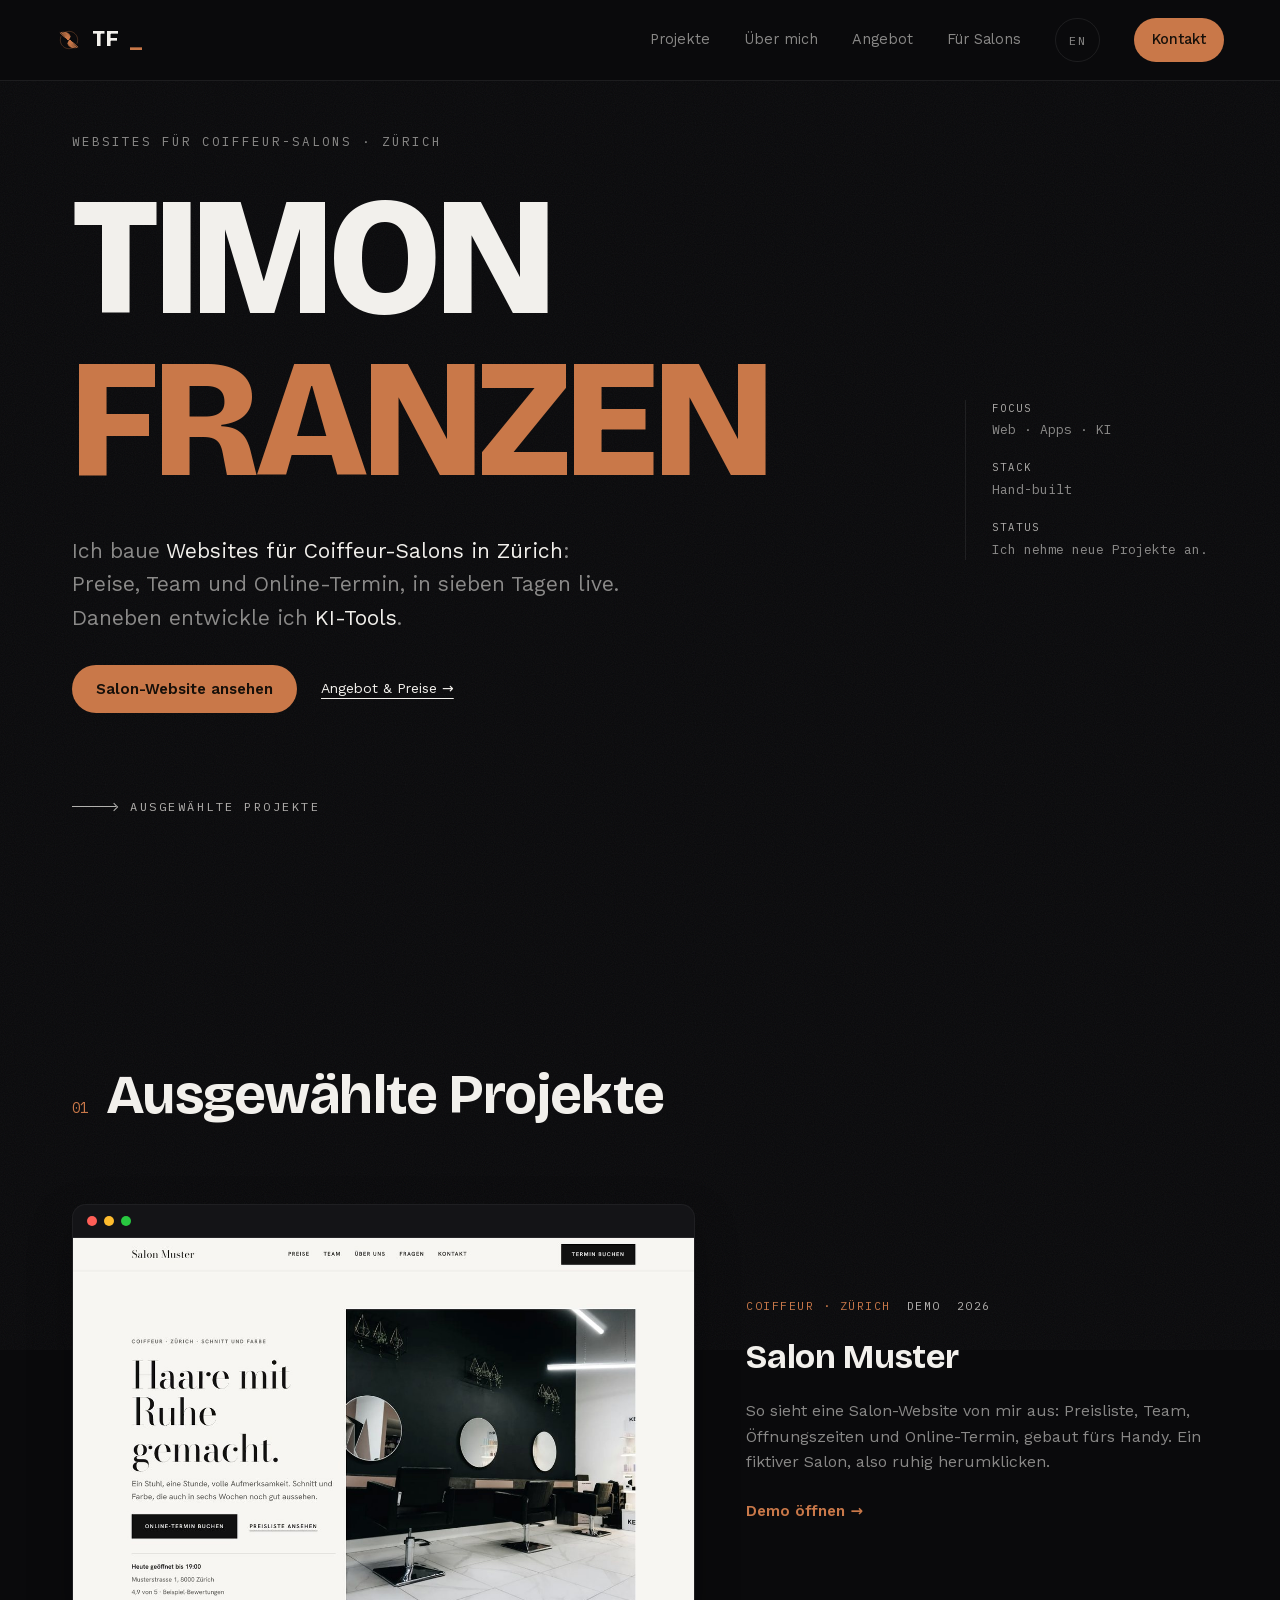
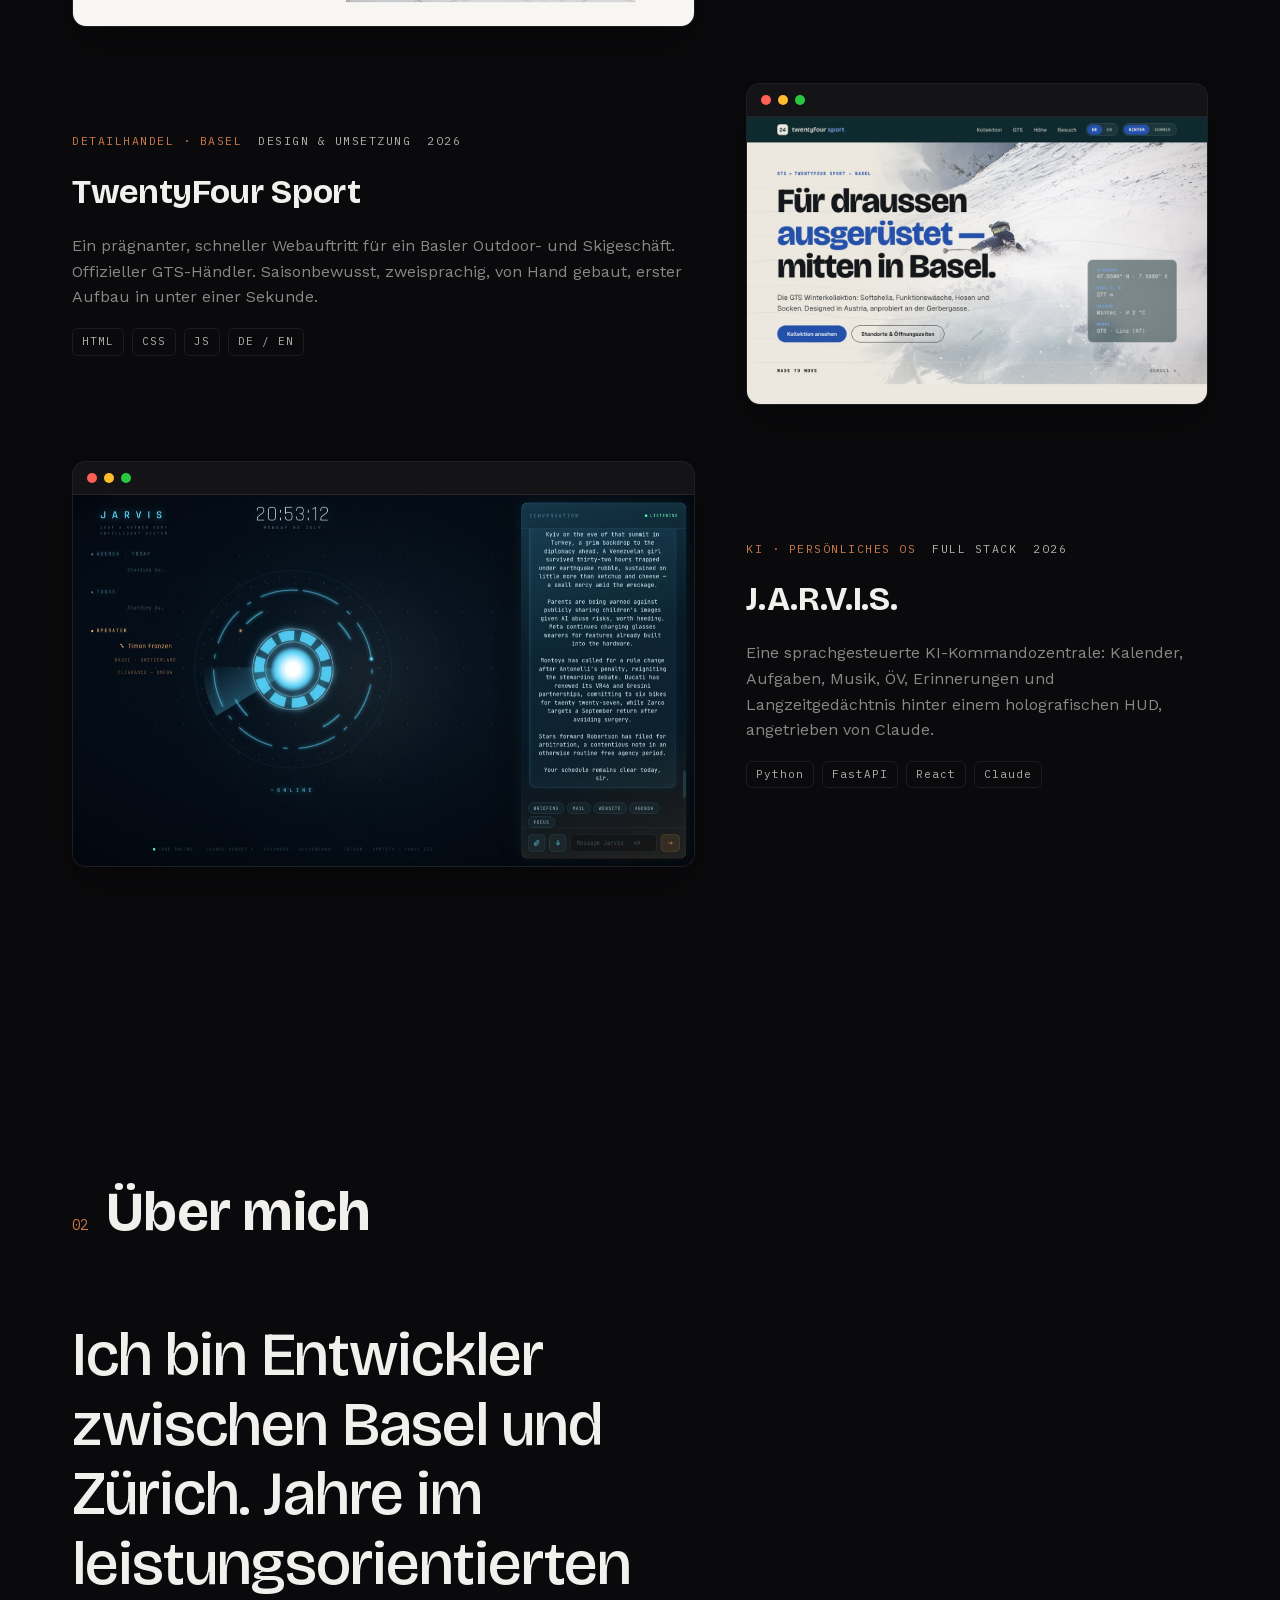
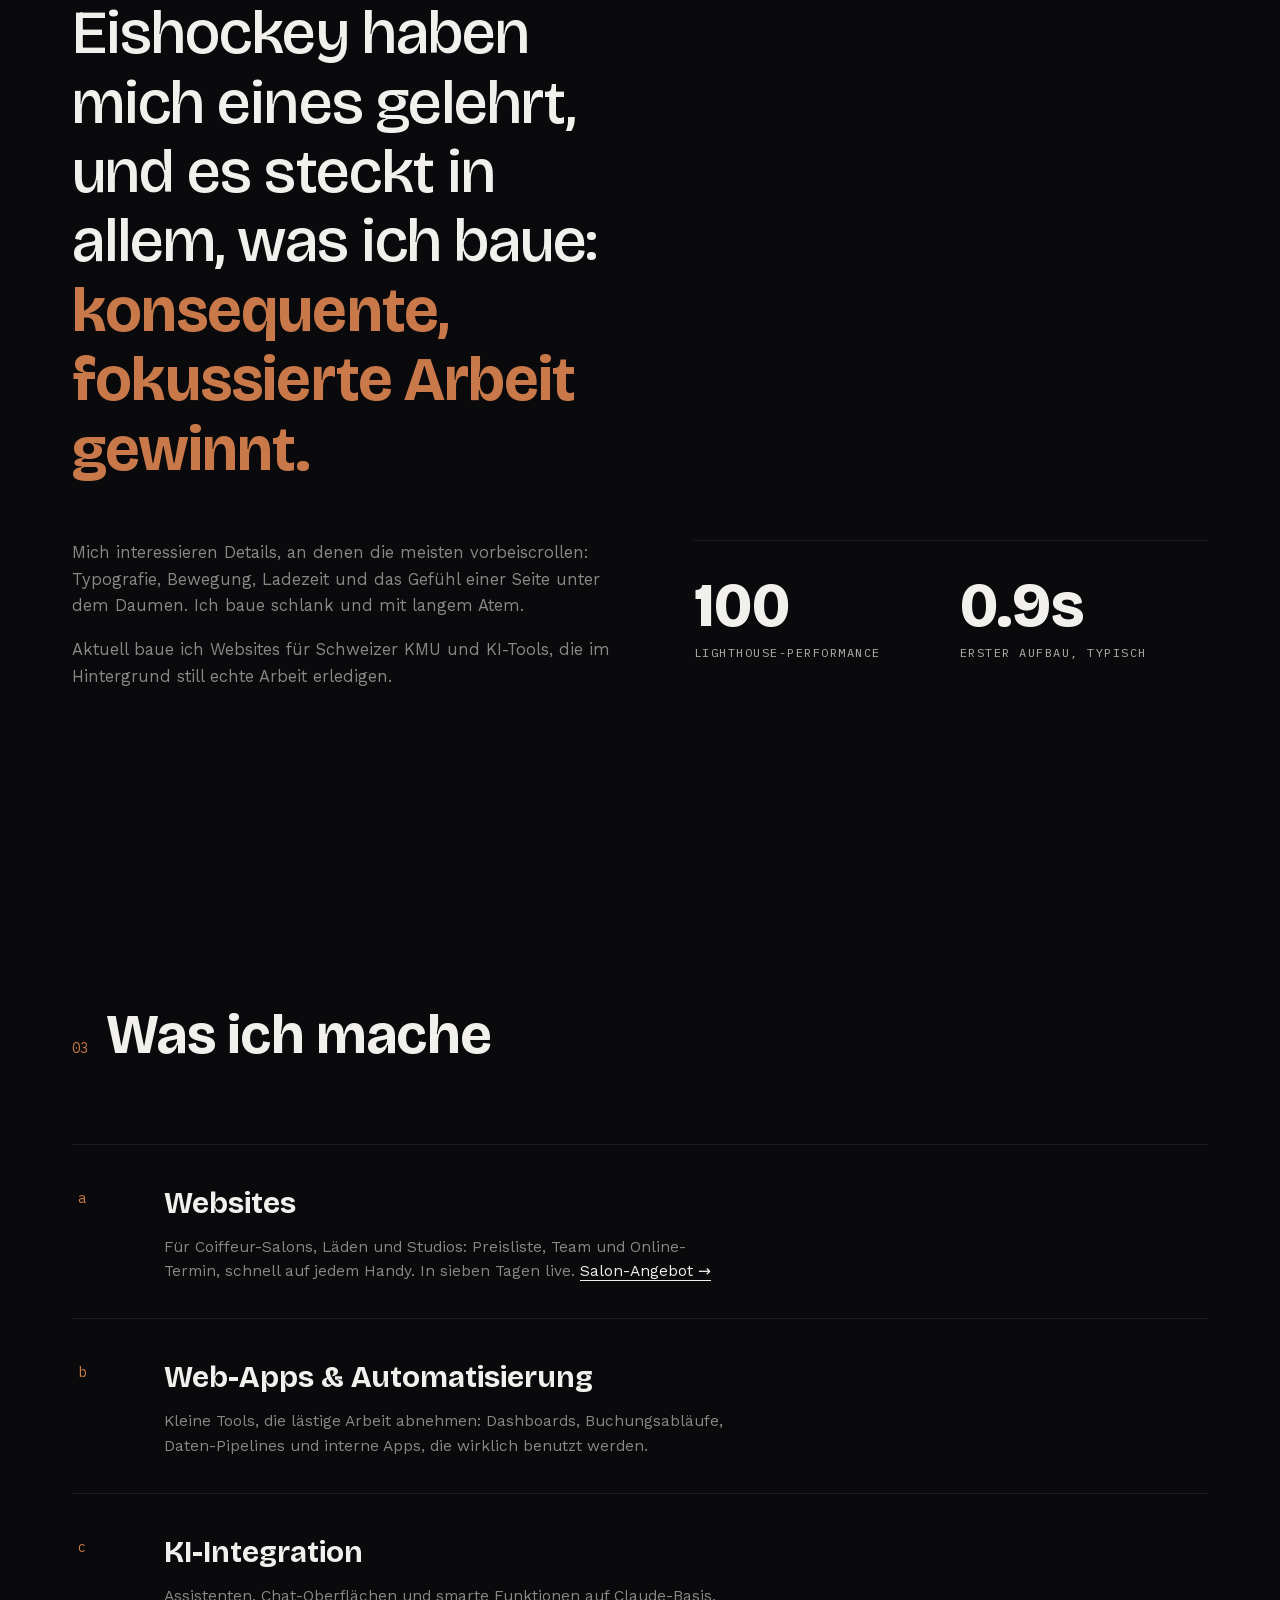
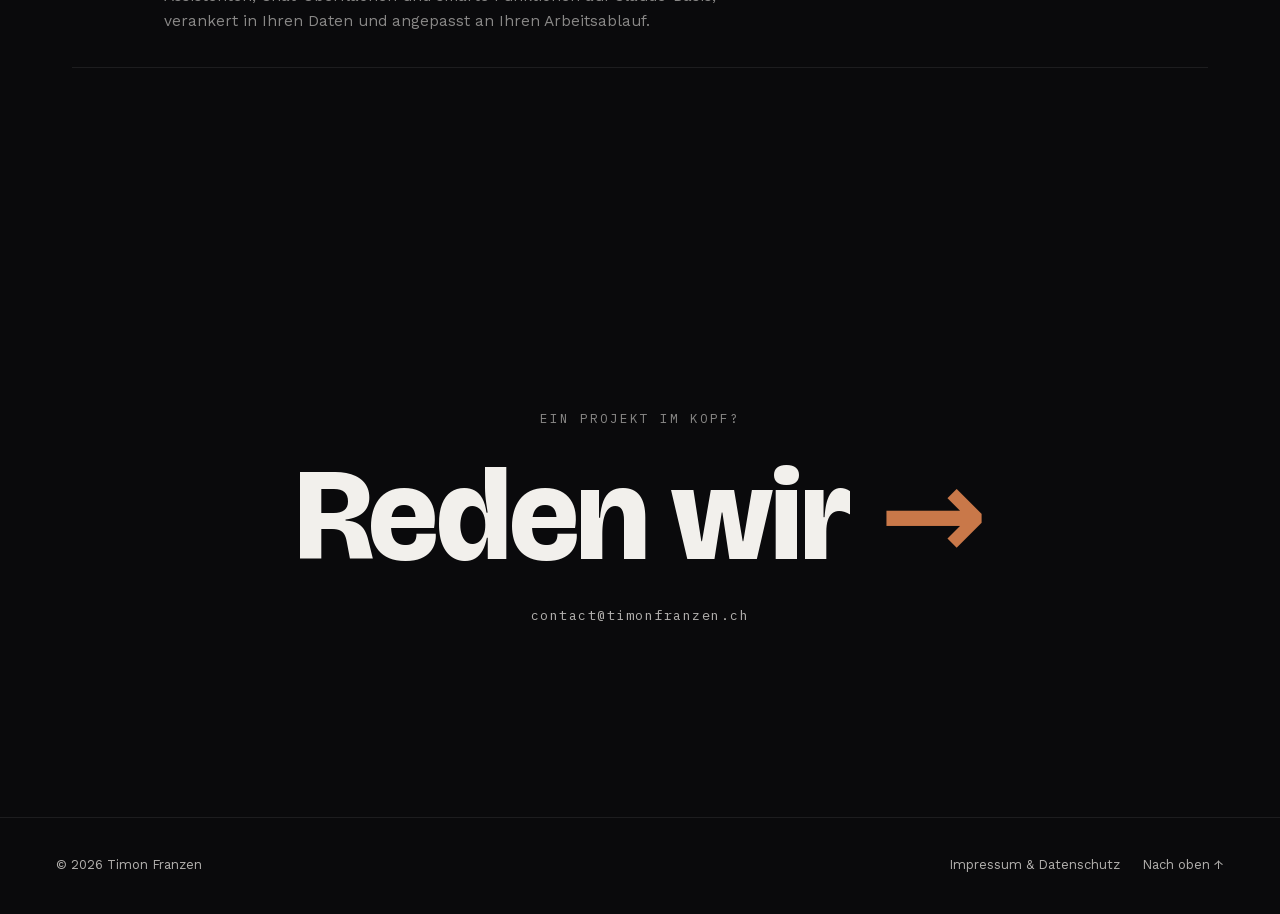
<file: index.html>
<!DOCTYPE html>
<html lang="en">
<head>
  <meta charset="UTF-8" />
  <meta name="viewport" content="width=device-width, initial-scale=1.0" />
  <title>Timon Franzen · Websites for hair salons in Zurich</title>
  <meta name="description" content="Websites für Coiffeur-Salons in Zürich: Preisliste, Team und Online-Termin, in 7 Tagen live. Timon Franzen baut schnelle Websites und KI-Tools." />
  <link rel="stylesheet" href="assets/css/fonts.css?v=11" />
  <link rel="stylesheet" href="assets/css/styles.css?v=14" />
  <link rel="icon" type="image/svg+xml" href="favicon.svg" />
</head>
<body>
  <div class="grain" aria-hidden="true"></div>

  <header class="nav">
    <a class="nav-brand" href="#top"><img class="nav-mark" src="favicon.svg" alt="" width="26" height="26" />TF<span class="tick">_</span></a>
    <nav class="nav-links" aria-label="Main">
      <a href="#work" data-i18n="nav_work">Work</a>
      <a href="#about" data-i18n="nav_about">About</a>
      <a href="#services" data-i18n="nav_services">Services</a>
      <a href="/salons/" data-i18n="nav_salons">For salons</a>
      <button class="lang-btn mono" id="langBtn" aria-label="Sprache wechseln / switch language">DE</button>
      <a class="nav-cta" href="mailto:contact@timonfranzen.ch" data-i18n="nav_cta">Get in touch</a>
    </nav>
  </header>

  <main id="top">
    <!-- ── Hero ─────────────────────────────────────────── -->
    <section class="hero">
      <div class="hero-main">
        <p class="kicker reveal"><span data-i18n="kicker">Websites for hair salons · Zurich</span></p>
        <h1 class="hero-title">
          <span class="line"><span class="word">Timon</span></span>
          <span class="line"><span class="word accent">Franzen</span></span>
        </h1>
        <p class="hero-sub reveal" data-i18n-html="hero_sub">I build <em>websites for hair salons in Zurich</em>: prices, team and
          online booking, live in seven days. Alongside that I build <em>AI tools</em>.</p>
        <div class="hero-actions reveal">
          <a class="salons-button" href="https://demo-salon-zuerich.netlify.app/" target="_blank" rel="noopener" data-i18n="hero_demo">See a salon website</a>
          <a class="salons-text-link" href="/salons/" data-i18n="hero_offer">Offer &amp; prices →</a>
        </div>
        <a class="hero-scroll reveal" href="#work" aria-label="Scroll to work">
          <span class="scroll-line"></span><span data-i18n="hero_scroll">Selected work</span>
        </a>
      </div>
      <aside class="hero-rail reveal" aria-hidden="true">
        <div class="rail-row"><span class="rail-k mono">Focus</span><span class="rail-v mono" data-i18n="rail_focus">Web · Apps · AI</span></div>
        <div class="rail-row"><span class="rail-k mono">Stack</span><span class="rail-v mono">Hand-built</span></div>
        <div class="rail-row"><span class="rail-k mono">Status</span><span class="rail-v mono" data-i18n="rail_status">Taking on new projects</span></div>
      </aside>
    </section>

    <!-- ── Work ─────────────────────────────────────────── -->
    <section class="section" id="work">
      <div class="section-head reveal">
        <span class="index mono">01</span>
        <h2 data-i18n="h_work">Selected work</h2>
      </div>

      <div class="studies">
        <article class="study reveal">
          <a class="study-shot" href="https://demo-salon-zuerich.netlify.app/" target="_blank" rel="noopener" aria-label="Open the salon demo">
            <span class="frame-bar" aria-hidden="true"><i></i><i></i><i></i></span>
            <img src="assets/img/work-salon.jpg" alt="Demo website for a Zurich hair salon, hero with the salon interior" loading="lazy" decoding="async" width="1200" height="750" />
          </a>
          <div class="study-text">
            <div class="study-meta mono"><span class="study-tag" data-i18n="c0_tag">Hair salon · Zurich</span><span data-i18n="c0_role">Demo</span><span>2026</span></div>
            <h3>Salon Muster</h3>
            <p data-i18n="c0_desc">What a salon website from me looks like: price list, team, opening hours and online
               booking, built for the phone. A fictional salon, so click around freely.</p>
            <a class="study-link" href="https://demo-salon-zuerich.netlify.app/" target="_blank" rel="noopener" data-i18n="c0_link">Open the demo →</a>
          </div>
        </article>

        <article class="study study--rev reveal">
          <div class="study-shot">
            <span class="frame-bar" aria-hidden="true"><i></i><i></i><i></i></span>
            <img src="assets/img/work-twentyfour.jpg" alt="TwentyFour Sport website, hero with a skier" loading="lazy" decoding="async" />
          </div>
          <div class="study-text">
            <div class="study-meta mono"><span class="study-tag" data-i18n="c1_tag">Retail · Basel</span><span data-i18n="c1_role">Design &amp; build</span><span>2026</span></div>
            <h3>TwentyFour Sport</h3>
            <p data-i18n="c1_desc">A sharp, fast web presence for a Basel outdoor and ski shop. Official GTS
               dealer. Season-aware, bilingual, hand-built with no frameworks, first paint in under a second.</p>
            <ul class="card-stack mono"><li>HTML</li><li>CSS</li><li>JS</li><li>DE / EN</li></ul>
          </div>
        </article>

        <article class="study reveal">
          <div class="study-shot study-shot--dark">
            <span class="frame-bar" aria-hidden="true"><i></i><i></i><i></i></span>
            <img src="assets/img/work-jarvis.jpg" alt="J.A.R.V.I.S. command HUD with an arc-reactor core" loading="lazy" decoding="async" />
          </div>
          <div class="study-text">
            <div class="study-meta mono"><span class="study-tag" data-i18n="c2_tag">AI · Personal OS</span><span data-i18n="c2_role">Full stack</span><span>2026</span></div>
            <h3>J.A.R.V.I.S.</h3>
            <p data-i18n="c2_desc">A voice-enabled AI command centre: calendar, tasks, music, Swiss transport,
               reminders and long-term memory behind a live holographic HUD, powered by Claude.</p>
            <ul class="card-stack mono"><li>Python</li><li>FastAPI</li><li>React</li><li>Claude</li></ul>
          </div>
        </article>
      </div>
    </section>

    <!-- ── About ────────────────────────────────────────── -->
    <section class="section" id="about">
      <div class="section-head reveal">
        <span class="index mono">02</span>
        <h2 data-i18n="h_about">About</h2>
      </div>
      <div class="about-grid">
        <p class="about-lede reveal" data-i18n-html="about_lede">I'm a developer based between Basel and Zürich. Years of
          competitive ice hockey taught me one thing that carries into everything I build:
          <strong>relentless, focused work wins.</strong></p>
        <div class="about-lower">
          <div class="about-body reveal">
            <p data-i18n="about_p1">I care about the details most people scroll past: type, motion, load time, and
              the feel of a page under your thumb. I build lean, with care.</p>
            <p data-i18n="about_p2">Right now I'm building websites for Swiss small businesses and AI-powered tools
               that quietly do real work in the background.</p>
          </div>
          <div class="stats reveal">
            <div class="stat"><span class="stat-num">100</span><span class="stat-label" data-i18n="st1">Lighthouse performance</span></div>
            <div class="stat"><span class="stat-num">0.9s</span><span class="stat-label" data-i18n="st2">First paint, typical build</span></div>
          </div>
        </div>
      </div>
    </section>

    <!-- ── Services ─────────────────────────────────────── -->
    <section class="section" id="services">
      <div class="section-head reveal">
        <span class="index mono">03</span>
        <h2 data-i18n="h_services">What I do</h2>
      </div>
      <div class="services">
        <div class="service reveal">
          <span class="service-num mono">a</span>
          <h3 data-i18n="s1_t">Websites</h3>
          <p data-i18n-html="s1_d">For hair salons, shops and studios: price list, team and online booking, fast on
             every phone. Live in seven days. <a href="/salons/">Salon offer →</a></p>
        </div>
        <div class="service reveal">
          <span class="service-num mono">b</span>
          <h3 data-i18n="s2_t">Web apps &amp; automation</h3>
           <p data-i18n="s2_d">Small tools that remove boring work: dashboards, booking flows, data pipelines,
             internal apps that actually get used.</p>
        </div>
        <div class="service reveal">
          <span class="service-num mono">c</span>
          <h3 data-i18n="s3_t">AI integration</h3>
           <p data-i18n="s3_d">Assistants, chat interfaces and smart features built on Claude, grounded in your
             data, shaped to your workflow.</p>
        </div>
      </div>
    </section>

    <!-- ── Contact ──────────────────────────────────────── -->
    <section class="contact" id="contact">
      <p class="kicker reveal"><span data-i18n="contact_kicker">Have a project in mind?</span></p>
      <a class="contact-mail reveal" href="mailto:contact@timonfranzen.ch?subject=Website">
        <span class="contact-word" data-i18n-html="contact_word">Let's&nbsp;talk</span>
        <span class="contact-arrow">→</span>
      </a>
      <p class="contact-sub reveal mono">contact@timonfranzen.ch</p>
    </section>
  </main>

  <footer class="footer">
    <span>© <span id="year">2026</span> Timon Franzen</span>
    <span class="footer-links">
      <a href="legal.html" data-i18n="footer_legal">Impressum &amp; Privacy</a>
      <a href="#top" data-i18n="footer_top">Back to top ↑</a>
    </span>
  </footer>

  <script src="assets/js/main.js?v=14"></script>
</body>
</html>
</file>
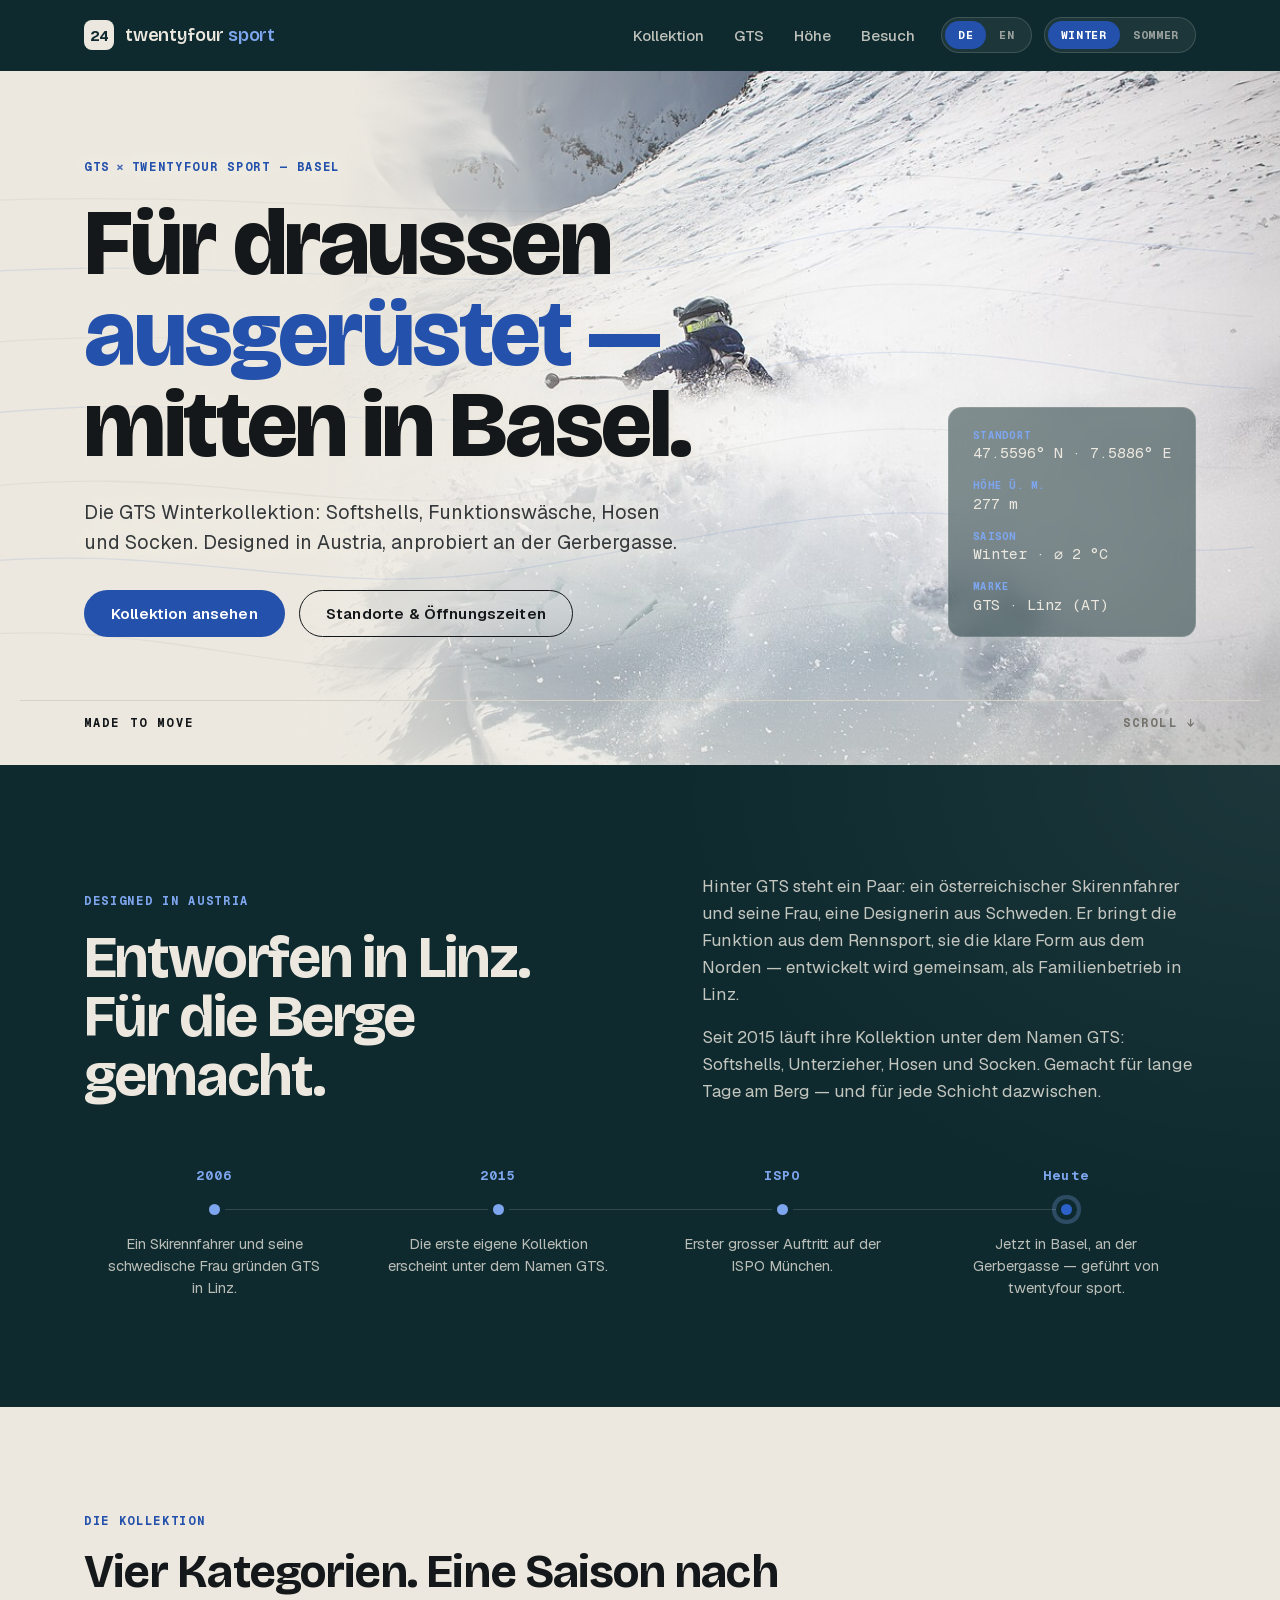
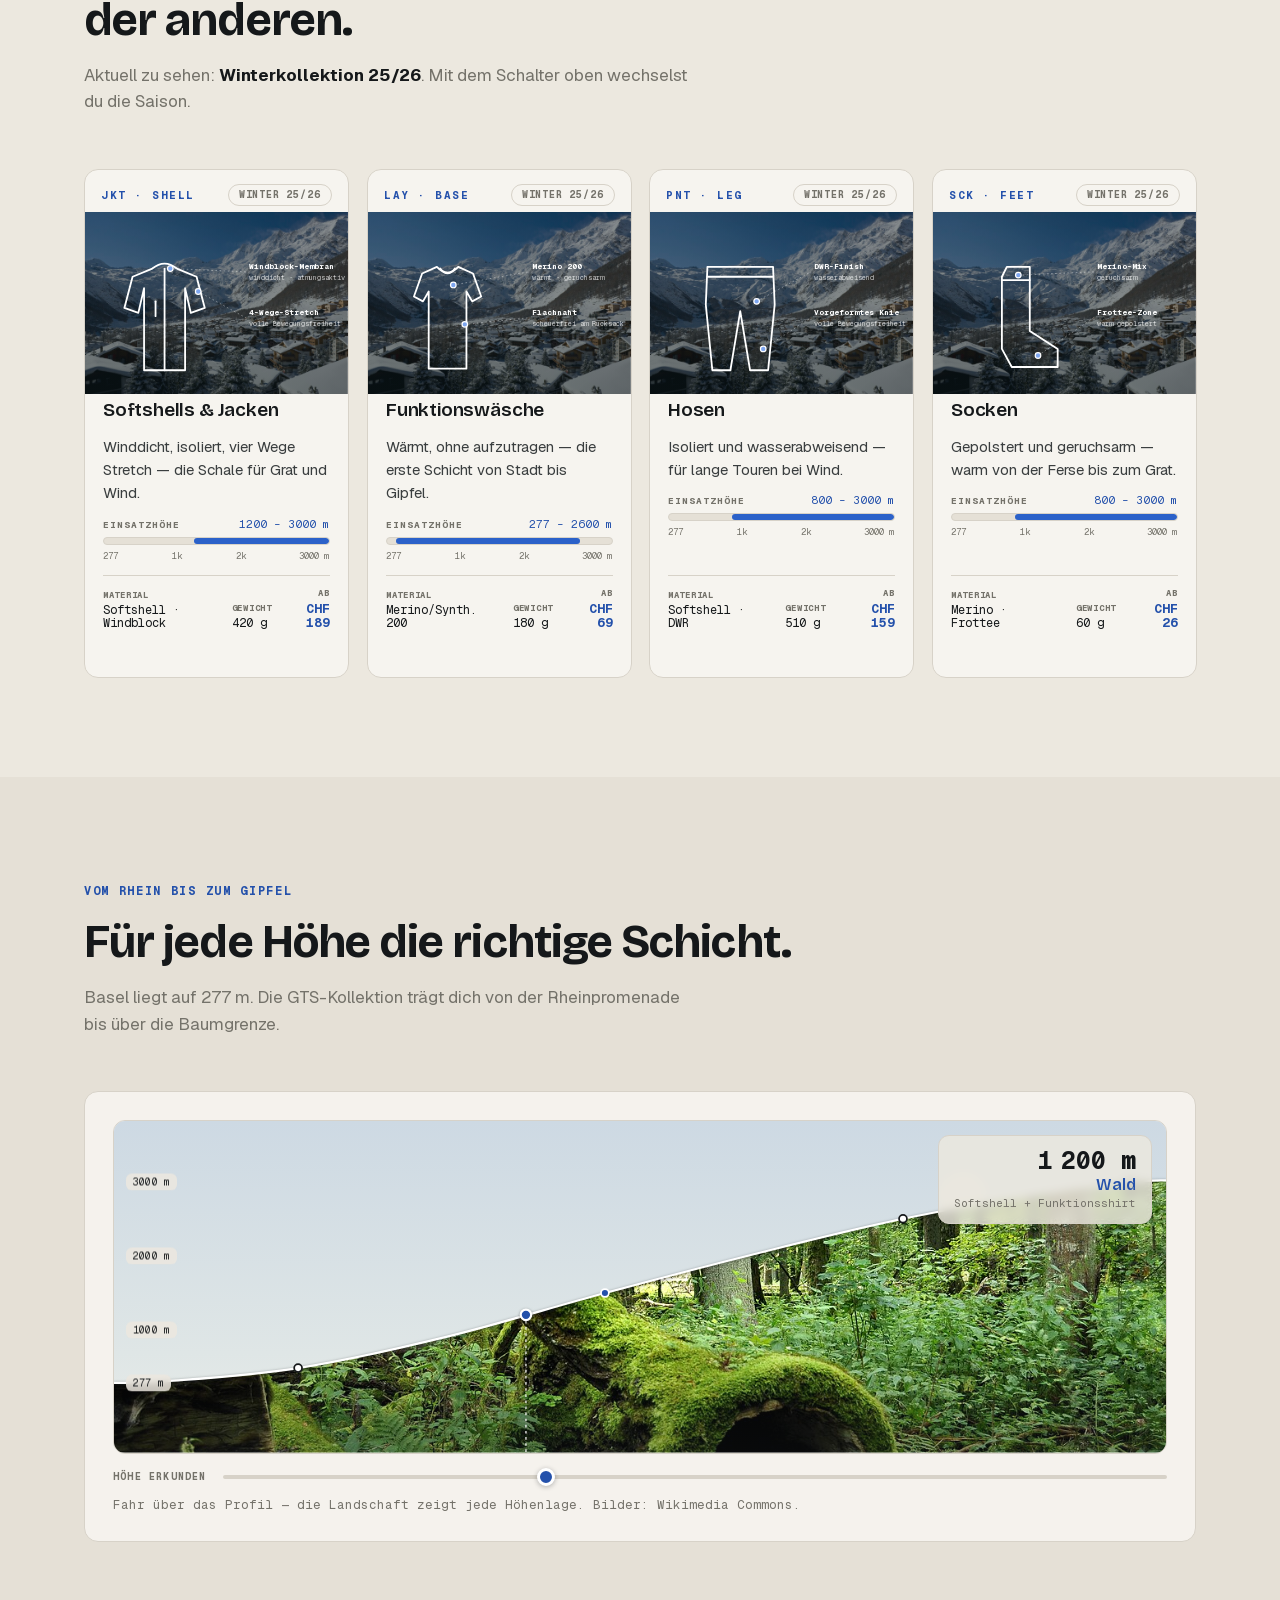
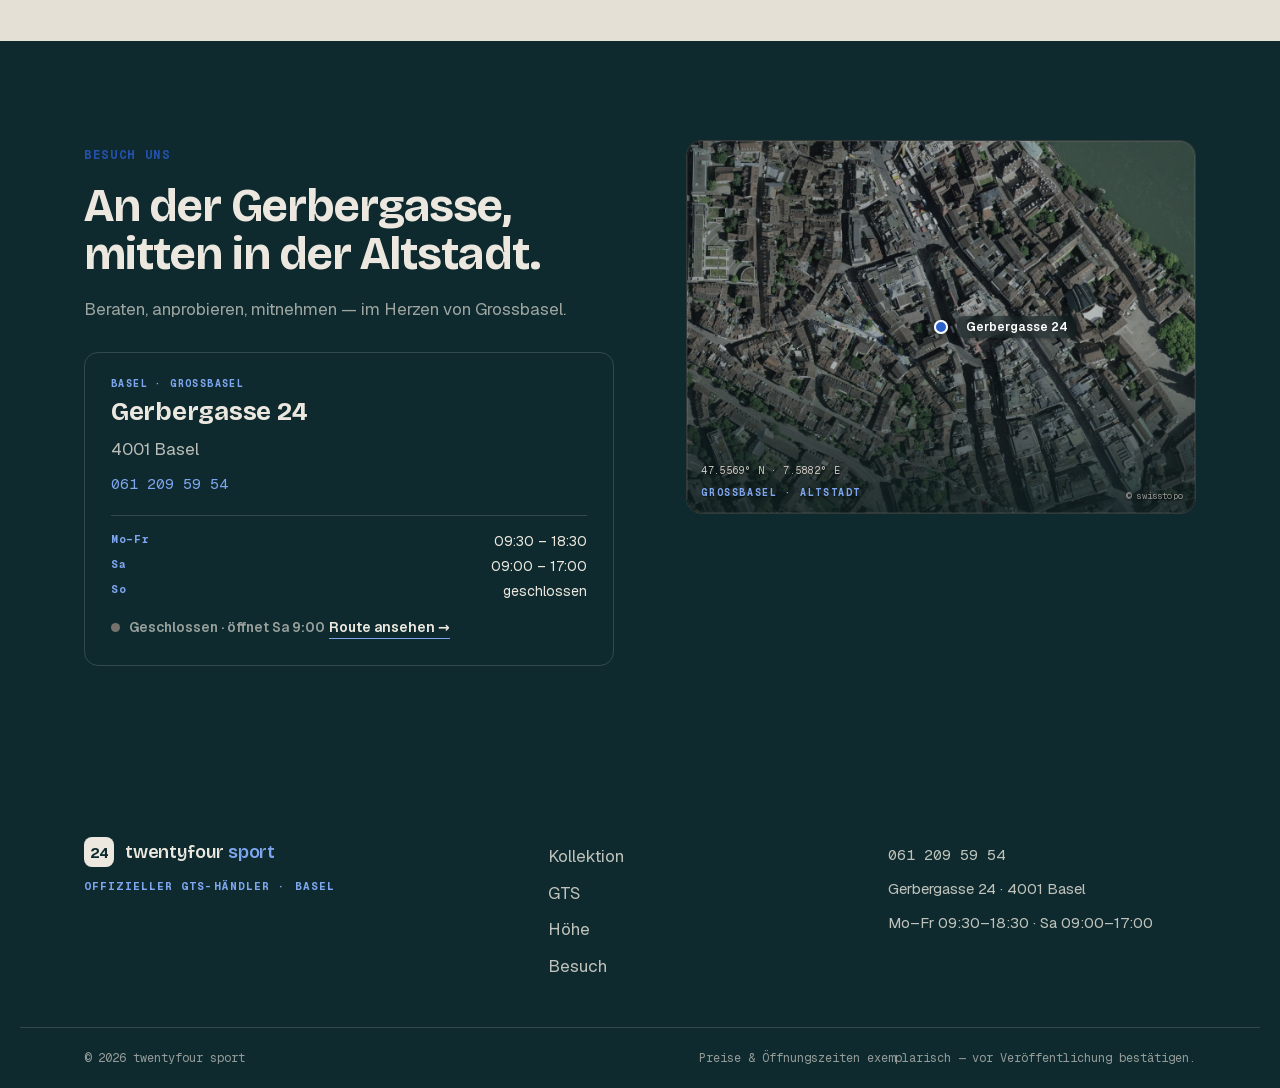
<file: 24/index.html>
<!DOCTYPE html>
<html lang="de" data-season="winter" data-lang="de">
<head>
  <meta charset="UTF-8" />
  <meta name="viewport" content="width=device-width, initial-scale=1.0" />
  <title>twentyfour sport — GTS Outdoor · Basel</title>
  <meta name="description" content="twentyfour sport bringt die GTS Outdoor-Kollektion nach Basel: Softshells, Funktionswäsche, Hosen und Socken. Designed in Austria, anprobiert an der Gerbergasse." />
  <meta name="theme-color" content="#0e2a2e" />

  <meta property="og:title" content="twentyfour sport — GTS Outdoor · Basel" />
  <meta property="og:description" content="Designed in Austria, ausgerüstet in Basel. Die GTS-Kollektion an der Gerbergasse." />
  <meta property="og:type" content="website" />
  <meta property="og:image" content="assets/img/hero-winter.jpg" />
  <meta property="og:image:width" content="1280" />
  <meta property="og:image:height" content="853" />
  <meta name="twitter:card" content="summary_large_image" />

  <link rel="icon" href="data:image/svg+xml,%3Csvg xmlns='http://www.w3.org/2000/svg' viewBox='0 0 32 32'%3E%3Crect width='32' height='32' rx='7' fill='%2315181a'/%3E%3Ctext x='16' y='22' font-family='monospace' font-size='15' font-weight='700' fill='%23e9ebe6' text-anchor='middle'%3E24%3C/text%3E%3C/svg%3E" />

  <link rel="stylesheet" href="assets/css/fonts.css" />
  <link rel="stylesheet" href="assets/css/styles.css" />
</head>
<body>
  <a class="skip-link" href="#hauptinhalt" data-i18n="skip">Zum Inhalt springen</a>

  <!-- ───────────────────────── HEADER ───────────────────────── -->
  <header class="site-head" id="siteHead">
    <div class="shell head-inner">
      <a class="wordmark" href="#top" aria-label="twentyfour sport — Startseite">
        <span class="wordmark__num">24</span>
        <span class="wordmark__name">twentyfour <em>sport</em></span>
      </a>

      <nav class="nav" aria-label="Hauptnavigation" id="primaryNav">
        <div class="nav__links">
          <a href="#kollektion" data-i18n="nav.collection">Kollektion</a>
          <a href="#gts" data-i18n="nav.gts">GTS</a>
          <a href="#hoehe" data-i18n="nav.altitude">Höhe</a>
          <a href="#besuch" data-i18n="nav.visit">Besuch</a>
        </div>
        <div class="nav__controls">
          <div class="ctrl">
            <span class="ctrl__label" data-i18n="controls.lang">Sprache</span>
            <div class="seg lang-toggle" role="group" aria-label="Sprache / Language">
              <button type="button" class="seg__btn is-active" data-lang-set="de" aria-pressed="true">DE</button>
              <button type="button" class="seg__btn" data-lang-set="en" aria-pressed="false">EN</button>
              <span class="seg__thumb" aria-hidden="true"></span>
            </div>
          </div>
          <div class="ctrl">
            <span class="ctrl__label" data-i18n="controls.season">Saison</span>
            <div class="seg season-toggle" role="group" aria-label="Saison / Season">
              <button type="button" class="seg__btn is-active" data-season-set="winter" aria-pressed="true" data-i18n="season.winter">Winter</button>
              <button type="button" class="seg__btn" data-season-set="summer" aria-pressed="false" data-i18n="season.summer">Sommer</button>
              <span class="seg__thumb" aria-hidden="true"></span>
            </div>
          </div>
        </div>
      </nav>

      <button type="button" class="nav-burger" id="navBurger" aria-expanded="false" aria-controls="primaryNav" aria-label="Menü öffnen">
        <span></span><span></span>
      </button>
    </div>
  </header>

  <main id="hauptinhalt">
    <span id="top"></span>

    <!-- ───────────────────────── HERO ───────────────────────── -->
    <section class="hero hero--photo" aria-labelledby="heroTitle">
      <div class="hero__media" aria-hidden="true">
        <img class="hero__img" data-season-img="winter" style="object-position:60% 42%" src="assets/img/hero-winter.jpg" alt="" fetchpriority="high" decoding="async" />
        <img class="hero__img" data-season-img="summer" style="object-position:56% 62%" src="assets/img/hero-summer.jpg" alt="" loading="lazy" decoding="async" />
      </div>
      <svg class="topo" viewBox="0 0 1440 820" preserveAspectRatio="xMidYMid slice" aria-hidden="true" focusable="false">
        <g class="topo__lines">
          <path d="M-40 640 C 220 600 360 700 600 660 S 1040 560 1200 620 1500 600 1500 600" />
          <path d="M-40 560 C 240 520 380 600 620 560 S 1020 470 1220 520 1500 510 1500 510" />
          <path d="M-40 480 C 260 430 420 520 660 470 S 1000 380 1240 430 1500 420 1500 420" />
          <path d="M-40 400 C 280 350 460 430 700 380 S 980 300 1260 345 1500 335 1500 335" />
          <path d="M-40 320 C 300 280 500 350 740 300 S 960 230 1280 270 1500 262 1500 262" />
          <path d="M-40 240 C 320 210 540 270 780 228 S 940 170 1300 205 1500 200 1500 200" />
          <path d="M-40 160 C 340 140 580 190 820 158 S 920 118 1320 148 1500 144 1500 144" />
        </g>
      </svg>
      <span class="hero__sweep" aria-hidden="true"></span>

      <div class="shell hero__grid">
        <div class="hero__main">
          <p class="eyebrow eyebrow--accent">GTS <span class="x">×</span> twentyfour&nbsp;sport — Basel</p>
          <h1 class="hero__title" id="heroTitle">
            <span class="line"><span data-i18n="hero.title1">Für draussen</span></span>
            <span class="line"><span data-i18n="hero.title2">ausgerüstet —</span></span>
            <span class="line"><span data-i18n="hero.title3">mitten in Basel.</span></span>
          </h1>

          <p class="hero__lede" data-field="heroLede">Die GTS Winterkollektion: Softshells, Funktionswäsche, Hosen und Socken. Designed in Austria, anprobiert an der Gerbergasse.</p>

          <div class="hero__cta">
            <a class="btn btn--solid" href="#kollektion" data-i18n="hero.cta1">Kollektion ansehen</a>
            <a class="btn btn--ghost" href="#besuch" data-i18n="hero.cta2">Standorte &amp; Öffnungszeiten</a>
          </div>
        </div>

        <aside class="hero__meta" aria-label="Standortdaten">
          <div class="datum">
            <span class="datum__k" data-i18n="hero.k.location">Standort</span>
            <span class="datum__v">47.5596° N · 7.5886° E</span>
          </div>
          <div class="datum">
            <span class="datum__k" data-i18n="hero.k.elevation">Höhe ü. M.</span>
            <span class="datum__v">277 m</span>
          </div>
          <div class="datum">
            <span class="datum__k" data-i18n="hero.k.season">Saison</span>
            <span class="datum__v" data-field="heroMeta">Winter · ⌀ 2 °C</span>
          </div>
          <div class="datum">
            <span class="datum__k" data-i18n="hero.k.brand">Marke</span>
            <span class="datum__v">GTS · Linz (AT)</span>
          </div>
        </aside>
      </div>

      <div class="shell hero__foot">
        <span class="ticker">Made to move</span>
        <span class="ticker ticker--dim">scroll ↓</span>
      </div>
    </section>

    <!-- ───────────────────────── GTS BRAND BAND ───────────────────────── -->
    <section class="band band--dark reveal" id="gts" aria-labelledby="gtsTitle">
      <div class="shell heritage">
        <div class="heritage__top">
          <div class="heritage__head">
            <p class="eyebrow eyebrow--onDark">Designed in Austria</p>
            <h2 class="band__lead" id="gtsTitle" data-i18n="gts.lead">Entworfen in Linz.<br />Für die Berge gemacht.</h2>
          </div>
          <div class="heritage__body">
            <p data-i18n="gts.body1">Hinter GTS steht ein Paar: ein österreichischer Skirennfahrer und seine Frau, eine Designerin aus Schweden. Er bringt die Funktion aus dem Rennsport, sie die klare Form aus dem Norden — entwickelt wird gemeinsam, als Familienbetrieb in Linz.</p>
            <p data-i18n="gts.body2">Seit 2015 läuft ihre Kollektion unter dem Namen GTS: Softshells, Unterzieher, Hosen und Socken. Gemacht für lange Tage am Berg — und für jede Schicht dazwischen.</p>
          </div>
        </div>

        <ol class="timeline" aria-label="Markengeschichte">
          <li class="tl">
            <span class="tl__year">2006</span>
            <span class="tl__dot" aria-hidden="true"></span>
            <span class="tl__text" data-i18n="gts.m1">Ein Skirennfahrer und seine schwedische Frau gründen GTS in Linz.</span>
          </li>
          <li class="tl">
            <span class="tl__year">2015</span>
            <span class="tl__dot" aria-hidden="true"></span>
            <span class="tl__text" data-i18n="gts.m2">Die erste eigene Kollektion erscheint unter dem Namen GTS.</span>
          </li>
          <li class="tl">
            <span class="tl__year">ISPO</span>
            <span class="tl__dot" aria-hidden="true"></span>
            <span class="tl__text" data-i18n="gts.m3">Erster grosser Auftritt auf der ISPO München.</span>
          </li>
          <li class="tl tl--now">
            <span class="tl__year" data-i18n="gts.m4y">Heute</span>
            <span class="tl__dot" aria-hidden="true"></span>
            <span class="tl__text" data-i18n="gts.m4">Jetzt in Basel, an der Gerbergasse — geführt von twentyfour sport.</span>
          </li>
        </ol>
      </div>
    </section>

    <!-- ───────────────────────── KOLLEKTION ───────────────────────── -->
    <section class="section" id="kollektion" aria-labelledby="kollTitle">
      <div class="shell">
        <header class="section__head">
          <p class="eyebrow eyebrow--accent" data-i18n="koll.eyebrow">Die Kollektion</p>
          <h2 class="section__title" id="kollTitle" data-i18n="koll.title">Vier Kategorien. Eine Saison nach der anderen.</h2>
          <p class="section__note">
            <span data-i18n="koll.noteA">Aktuell zu sehen:</span> <b data-field="collLabel">Winterkollektion 25/26</b><span data-i18n="koll.noteB">. Mit dem Schalter oben wechselst du die Saison.</span>
          </p>
        </header>

        <div class="cards">
          <!-- JACKEN -->
          <article class="card" data-cat="jkt">
            <div class="card__head">
              <span class="card__code">JKT · SHELL</span>
              <span class="card__season" data-field="pill">Winter 25/26</span>
            </div>
            <div class="card__fig">
              <svg viewBox="0 0 320 188" fill="none" aria-hidden="true">
                <path class="contour" d="M-12 170 C 80 156 132 176 212 162 S 322 168 332 164"/>
                <path class="contour" d="M-12 146 C 92 130 142 152 222 138 S 322 144 332 140"/>
                <path class="contour" d="M-12 122 C 102 104 152 128 232 114 S 322 120 332 116"/>
                <path class="contour" d="M-12 98 C 96 80 156 104 236 90 S 322 96 332 92"/>
                <path class="contour" d="M-12 74 C 106 56 166 80 246 66 S 322 72 332 68"/>
                <path class="contour" d="M-12 50 C 116 32 176 56 256 42 S 322 48 332 44"/>
                <path class="grm" d="M82 52 Q97 40 112 52 L136 62 146 100 129 106 122 76 122 176 72 176 72 76 65 106 48 100 58 62 Z"/>
                <path class="grm" d="M97 52 L97 176"/>
                <path class="grm" d="M86 92 L86 110"/>
                <line class="lead" x1="104" y1="52" x2="196" y2="56"/>
                <circle class="dot" cx="104" cy="52" r="3.4"/>
                <text class="lbl" data-field="c1main" x="200" y="53">Windblock-Membran</text>
                <text class="lbl--sub" data-field="c1sub" x="200" y="66">winddicht · atmungsaktiv</text>
                <line class="lead" x1="138" y1="80" x2="196" y2="112"/>
                <circle class="dot" cx="138" cy="80" r="3.4"/>
                <text class="lbl" data-field="c2main" x="200" y="109">4-Wege-Stretch</text>
                <text class="lbl--sub" data-field="c2sub" x="200" y="122">volle Bewegungsfreiheit</text>
              </svg>
            </div>
            <div class="card__body">
              <h3 class="card__title" data-i18n="card.jkt.title">Softshells &amp; Jacken</h3>
              <p class="card__desc" data-field="desc">Winddicht, isoliert, vier Wege Stretch — die Schale für Grat und Wind.</p>
              <div class="gauge">
                <div class="gauge__top"><span class="gauge__k" data-i18n="card.gaugeK">Einsatzhöhe</span><span class="gauge__v" data-field="gaugeV">1200 – 3000 m</span></div>
                <div class="gauge__track"><span class="gauge__fill" data-field="fill" style="left:40%;right:0%;"></span></div>
                <div class="gauge__ticks"><span>277</span><span>1k</span><span>2k</span><span>3000 m</span></div>
              </div>
              <dl class="card__data">
                <div class="card__cell"><dt data-i18n="card.dt.material">Material</dt><dd data-field="mat">Softshell · Windblock</dd></div>
                <div class="card__cell"><dt data-i18n="card.dt.weight">Gewicht</dt><dd data-field="weight">420 g</dd></div>
                <div class="card__cell card__price"><dt data-i18n="card.dt.from">ab</dt><dd data-field="price">CHF 189</dd></div>
              </dl>
              <span class="card__cta" data-i18n="card.cta">Im Store anprobieren →</span>
            </div>
          </article>

          <!-- FUNKTIONSWÄSCHE -->
          <article class="card" data-cat="lay">
            <div class="card__head">
              <span class="card__code">LAY · BASE</span>
              <span class="card__season" data-field="pill">Winter 25/26</span>
            </div>
            <div class="card__fig">
              <svg viewBox="0 0 320 188" fill="none" aria-hidden="true">
                <path class="contour" d="M-12 170 C 80 156 132 176 212 162 S 322 168 332 164"/>
                <path class="contour" d="M-12 146 C 92 130 142 152 222 138 S 322 144 332 140"/>
                <path class="contour" d="M-12 122 C 102 104 152 128 232 114 S 322 120 332 116"/>
                <path class="contour" d="M-12 98 C 96 80 156 104 236 90 S 322 96 332 92"/>
                <path class="contour" d="M-12 74 C 106 56 166 80 246 66 S 322 72 332 68"/>
                <path class="contour" d="M-12 50 C 116 32 176 56 256 42 S 322 48 332 44"/>
                <path class="grm" d="M84 50 L66 58 56 86 67 92 74 80 74 174 120 174 120 80 127 92 138 86 128 58 110 50 Q97 64 84 50 Z"/>
                <path class="grm" d="M88 52 Q97 64 106 52"/>
                <line class="lead" x1="104" y1="72" x2="196" y2="56"/>
                <circle class="dot" cx="104" cy="72" r="3.4"/>
                <text class="lbl" data-field="c1main" x="200" y="53">Merino 200</text>
                <text class="lbl--sub" data-field="c1sub" x="200" y="66">wärmt · geruchsarm</text>
                <line class="lead" x1="118" y1="120" x2="196" y2="112"/>
                <circle class="dot" cx="118" cy="120" r="3.4"/>
                <text class="lbl" data-field="c2main" x="200" y="109">Flachnaht</text>
                <text class="lbl--sub" data-field="c2sub" x="200" y="122">scheuerfrei am Rucksack</text>
              </svg>
            </div>
            <div class="card__body">
              <h3 class="card__title" data-i18n="card.lay.title">Funktionswäsche</h3>
              <p class="card__desc" data-field="desc">Wärmt, ohne aufzutragen — die erste Schicht von Stadt bis Gipfel.</p>
              <div class="gauge">
                <div class="gauge__top"><span class="gauge__k" data-i18n="card.gaugeK">Einsatzhöhe</span><span class="gauge__v" data-field="gaugeV">277 – 2600 m</span></div>
                <div class="gauge__track"><span class="gauge__fill" data-field="fill" style="left:4%;right:14%;"></span></div>
                <div class="gauge__ticks"><span>277</span><span>1k</span><span>2k</span><span>3000 m</span></div>
              </div>
              <dl class="card__data">
                <div class="card__cell"><dt data-i18n="card.dt.material">Material</dt><dd data-field="mat">Merino/Synth. 200</dd></div>
                <div class="card__cell"><dt data-i18n="card.dt.weight">Gewicht</dt><dd data-field="weight">180 g</dd></div>
                <div class="card__cell card__price"><dt data-i18n="card.dt.from">ab</dt><dd data-field="price">CHF 69</dd></div>
              </dl>
              <span class="card__cta" data-i18n="card.cta">Im Store anprobieren →</span>
            </div>
          </article>

          <!-- HOSEN -->
          <article class="card" data-cat="pnt">
            <div class="card__head">
              <span class="card__code">PNT · LEG</span>
              <span class="card__season" data-field="pill">Winter 25/26</span>
            </div>
            <div class="card__fig">
              <svg viewBox="0 0 320 188" fill="none" aria-hidden="true">
                <path class="contour" d="M-12 170 C 80 156 132 176 212 162 S 322 168 332 164"/>
                <path class="contour" d="M-12 146 C 92 130 142 152 222 138 S 322 144 332 140"/>
                <path class="contour" d="M-12 122 C 102 104 152 128 232 114 S 322 120 332 116"/>
                <path class="contour" d="M-12 98 C 96 80 156 104 236 90 S 322 96 332 92"/>
                <path class="contour" d="M-12 74 C 106 56 166 80 246 66 S 322 72 332 68"/>
                <path class="contour" d="M-12 50 C 116 32 176 56 256 42 S 322 48 332 44"/>
                <path class="grm" d="M70 50 L150 50 152 96 144 176 122 176 110 104 98 176 76 176 68 96 Z"/>
                <path class="grm" d="M70 62 L150 62"/>
                <line class="lead" x1="130" y1="92" x2="196" y2="56"/>
                <circle class="dot" cx="130" cy="92" r="3.4"/>
                <text class="lbl" data-field="c1main" x="200" y="53">DWR-Finish</text>
                <text class="lbl--sub" data-field="c1sub" x="200" y="66">wasserabweisend</text>
                <line class="lead" x1="138" y1="150" x2="196" y2="112"/>
                <circle class="dot" cx="138" cy="150" r="3.4"/>
                <text class="lbl" data-field="c2main" x="200" y="109">Vorgeformtes Knie</text>
                <text class="lbl--sub" data-field="c2sub" x="200" y="122">volle Bewegungsfreiheit</text>
              </svg>
            </div>
            <div class="card__body">
              <h3 class="card__title" data-i18n="card.pnt.title">Hosen</h3>
              <p class="card__desc" data-field="desc">Isoliert und wasserabweisend — für lange Touren bei Wind.</p>
              <div class="gauge">
                <div class="gauge__top"><span class="gauge__k" data-i18n="card.gaugeK">Einsatzhöhe</span><span class="gauge__v" data-field="gaugeV">800 – 3000 m</span></div>
                <div class="gauge__track"><span class="gauge__fill" data-field="fill" style="left:28%;right:0%;"></span></div>
                <div class="gauge__ticks"><span>277</span><span>1k</span><span>2k</span><span>3000 m</span></div>
              </div>
              <dl class="card__data">
                <div class="card__cell"><dt data-i18n="card.dt.material">Material</dt><dd data-field="mat">Softshell · DWR</dd></div>
                <div class="card__cell"><dt data-i18n="card.dt.weight">Gewicht</dt><dd data-field="weight">510 g</dd></div>
                <div class="card__cell card__price"><dt data-i18n="card.dt.from">ab</dt><dd data-field="price">CHF 159</dd></div>
              </dl>
              <span class="card__cta" data-i18n="card.cta">Im Store anprobieren →</span>
            </div>
          </article>

          <!-- SOCKEN -->
          <article class="card" data-cat="sck">
            <div class="card__head">
              <span class="card__code">SCK · FEET</span>
              <span class="card__season" data-field="pill">Winter 25/26</span>
            </div>
            <div class="card__fig">
              <svg viewBox="0 0 320 188" fill="none" aria-hidden="true">
                <path class="contour" d="M-12 170 C 80 156 132 176 212 162 S 322 168 332 164"/>
                <path class="contour" d="M-12 146 C 92 130 142 152 222 138 S 322 144 332 140"/>
                <path class="contour" d="M-12 122 C 102 104 152 128 232 114 S 322 120 332 116"/>
                <path class="contour" d="M-12 98 C 96 80 156 104 236 90 S 322 96 332 92"/>
                <path class="contour" d="M-12 74 C 106 56 166 80 246 66 S 322 72 332 68"/>
                <path class="contour" d="M-12 50 C 116 32 176 56 256 42 S 322 48 332 44"/>
                <path class="grm" d="M90 50 L118 50 118 128 152 150 152 172 96 172 84 150 84 62 Z"/>
                <path class="grm" d="M84 66 L118 66"/>
                <line class="lead" x1="104" y1="60" x2="196" y2="56"/>
                <circle class="dot" cx="104" cy="60" r="3.4"/>
                <text class="lbl" data-field="c1main" x="200" y="53">Merino-Mix</text>
                <text class="lbl--sub" data-field="c1sub" x="200" y="66">geruchsarm</text>
                <line class="lead" x1="128" y1="158" x2="196" y2="112"/>
                <circle class="dot" cx="128" cy="158" r="3.4"/>
                <text class="lbl" data-field="c2main" x="200" y="109">Frottee-Zone</text>
                <text class="lbl--sub" data-field="c2sub" x="200" y="122">warm gepolstert</text>
              </svg>
            </div>
            <div class="card__body">
              <h3 class="card__title" data-i18n="card.sck.title">Socken</h3>
              <p class="card__desc" data-field="desc">Gepolstert und geruchsarm — warm von der Ferse bis zum Grat.</p>
              <div class="gauge">
                <div class="gauge__top"><span class="gauge__k" data-i18n="card.gaugeK">Einsatzhöhe</span><span class="gauge__v" data-field="gaugeV">800 – 3000 m</span></div>
                <div class="gauge__track"><span class="gauge__fill" data-field="fill" style="left:28%;right:0%;"></span></div>
                <div class="gauge__ticks"><span>277</span><span>1k</span><span>2k</span><span>3000 m</span></div>
              </div>
              <dl class="card__data">
                <div class="card__cell"><dt data-i18n="card.dt.material">Material</dt><dd data-field="mat">Merino · Frottee</dd></div>
                <div class="card__cell"><dt data-i18n="card.dt.weight">Gewicht</dt><dd data-field="weight">60 g</dd></div>
                <div class="card__cell card__price"><dt data-i18n="card.dt.from">ab</dt><dd data-field="price">CHF 26</dd></div>
              </dl>
              <span class="card__cta" data-i18n="card.cta">Im Store anprobieren →</span>
            </div>
          </article>
        </div>
      </div>
    </section>

    <!-- ───────────────────────── HÖHE / ELEVATION ───────────────────────── -->
    <section class="section section--elev reveal" id="hoehe" aria-labelledby="elevTitle">
      <div class="shell">
        <header class="section__head">
          <p class="eyebrow eyebrow--accent" data-i18n="elev.eyebrow">Vom Rhein bis zum Gipfel</p>
          <h2 class="section__title" id="elevTitle" data-i18n="elev.title">Für jede Höhe die richtige Schicht.</h2>
          <p class="section__note" data-i18n="elev.note">Basel liegt auf 277 m. Die GTS-Kollektion trägt dich von der Rheinpromenade bis über die Baumgrenze.</p>
        </header>

        <figure class="elev">
          <div class="elev__chart" id="elevChart" role="slider" tabindex="0"
               aria-label="Höhenprofil erkunden — von 277 bis 3000 Meter" aria-valuemin="277" aria-valuemax="3000" aria-valuenow="1200" aria-valuetext="1200 Meter">
            <svg class="elev__svg" viewBox="0 0 1200 380" preserveAspectRatio="none" aria-hidden="true">
              <defs>
                <linearGradient id="elevSky" x1="0" y1="0" x2="0" y2="1">
                  <stop offset="0" stop-color="#cdd9e3"/>
                  <stop offset="0.7" stop-color="#dfe6e6"/>
                  <stop offset="1" stop-color="#e9ece9"/>
                </linearGradient>
                <linearGradient id="elevScrim" x1="0" y1="0" x2="0" y2="1">
                  <stop offset="0" stop-color="#15181a" stop-opacity="0"/>
                  <stop offset="0.6" stop-color="#15181a" stop-opacity="0"/>
                  <stop offset="1" stop-color="#15181a" stop-opacity="0.4"/>
                </linearGradient>
                <clipPath id="elevMtn"><path id="elevClip" d="M0 300 L1200 70 L1200 380 L0 380 Z"/></clipPath>
              </defs>

              <rect class="elev__sky" x="0" y="0" width="1200" height="380" fill="url(#elevSky)"/>
              <g class="elev__parallax"><circle class="elev__sun" cx="980" cy="80" r="26"/></g>

              <g clip-path="url(#elevMtn)">
                <image class="ephoto" data-zone="0" href="assets/img/alt-valley.jpg" x="0" y="0" width="1200" height="380" preserveAspectRatio="xMidYMid slice"/>
                <image class="ephoto is-active" data-zone="1" href="assets/img/alt-forest.jpg" x="0" y="0" width="1200" height="380" preserveAspectRatio="xMidYMid slice"/>
                <image class="ephoto" data-zone="2" href="assets/img/alt-treeline.jpg" x="0" y="0" width="1200" height="380" preserveAspectRatio="xMidYMid slice"/>
                <image class="ephoto" data-zone="3" href="assets/img/alt-alpine.jpg" x="0" y="0" width="1200" height="380" preserveAspectRatio="xMidYMid slice"/>
                <image class="ephoto" data-zone="4" href="assets/img/alt-snow.jpg" x="0" y="0" width="1200" height="380" preserveAspectRatio="xMidYMid slice"/>
                <rect class="ephoto-scrim" x="0" y="0" width="1200" height="380" fill="url(#elevScrim)"/>
              </g>

              <path class="elev__ridge" id="elevRidge" d="M0 300 L1200 70"/>

              <g class="elev__stops">
                <g class="estop" data-zone="0" transform="translate(210,283)"><circle r="4.5"/></g>
                <g class="estop" data-zone="1" transform="translate(560,197)"><circle r="4.5"/></g>
                <g class="estop" data-zone="3" transform="translate(900,112)"><circle r="4.5"/></g>
                <g class="estop" data-zone="4" transform="translate(1160,70)"><circle r="4.5"/></g>
              </g>

              <g class="elev__cursor" id="elevCursor">
                <line class="elev__cursor-line" x1="0" y1="0" x2="0" y2="380"/>
                <circle class="elev__cursor-dot" cx="0" cy="0" r="6"/>
              </g>
            </svg>

            <div class="elev__axis" aria-hidden="true">
              <span style="top:18.4%">3000 m</span>
              <span style="top:40.8%">2000 m</span>
              <span style="top:62.9%">1000 m</span>
              <span style="top:78.9%">277 m</span>
            </div>

            <div class="elev__readout" id="elevReadout" aria-live="polite">
              <span class="ero__alt" id="eroAlt">1200 m</span>
              <span class="ero__zone" id="eroZone">Wald</span>
              <span class="ero__layer" id="eroLayer">Softshell + Funktionsshirt</span>
            </div>
          </div>

          <div class="elev__control">
            <span class="elev__control-label" data-i18n="elev.explore">Höhe erkunden</span>
            <input class="elev__slider" id="elevSlider" type="range" min="277" max="3000" step="1" value="1200" aria-label="Höhe erkunden" />
          </div>

          <!-- mobile-friendly stacked profile -->
          <ul class="elev__list" aria-hidden="true">
            <li><span class="elev__alt">3000 m</span><span class="elev__where" data-i18n="elev.stop4">Gipfel</span><span class="elev__gear" data-i18n="elev.sub4">Volle Schichtung</span></li>
            <li><span class="elev__alt">2000 m</span><span class="elev__where" data-i18n="elev.stop3">Alm · Grat</span><span class="elev__gear" data-i18n="elev.sub3">Unterzieher + Jacke</span></li>
            <li><span class="elev__alt">1000 m</span><span class="elev__where" data-i18n="elev.stop2">Jura · Wald</span><span class="elev__gear" data-i18n="elev.sub2">Softshell + Hose</span></li>
            <li><span class="elev__alt">277 m</span><span class="elev__where" data-i18n="elev.stop1">Rhein · Stadt</span><span class="elev__gear" data-i18n="elev.sub1">Funktionsshirt</span></li>
          </ul>

          <figcaption class="elev__cap" data-i18n="elev.cap">Fahr über das Profil — die Landschaft zeigt jede Höhenlage. Bilder: Wikimedia Commons.</figcaption>
        </figure>
      </div>
    </section>

    <!-- ───────────────────────── BESUCH / LOCATIONS ───────────────────────── -->
    <section class="section section--visit reveal" id="besuch" aria-labelledby="visitTitle">
      <div class="shell visit__grid">
        <div class="visit__intro">
          <p class="eyebrow eyebrow--accent" data-i18n="visit.eyebrow">Besuch uns</p>
          <h2 class="section__title" id="visitTitle" data-i18n="visit.title">An der Gerbergasse, mitten in der Altstadt.</h2>
          <p class="section__note" data-i18n="visit.note">Beraten, anprobieren, mitnehmen — im Herzen von Grossbasel.</p>

          <article class="store">
            <p class="store__tag" data-i18n="visit.tag">Basel · Grossbasel</p>
            <h3 class="store__name">Gerbergasse 24</h3>
            <address class="store__addr">4001 Basel</address>
            <a class="store__phone" href="tel:+41612095954">061 209 59 54</a>
            <dl class="hours">
              <div><dt data-i18n="store.weekday">Mo–Fr</dt><dd>09:30 – 18:30</dd></div>
              <div><dt data-i18n="store.sat">Sa</dt><dd>09:00 – 17:00</dd></div>
              <div><dt data-i18n="store.sun">So</dt><dd data-i18n="store.closed">geschlossen</dd></div>
            </dl>
            <p class="store__status" id="storeStatus" aria-live="polite"></p>
            <a class="store__map" href="https://www.google.com/maps/search/?api=1&query=Gerbergasse+24+4001+Basel" target="_blank" rel="noopener" data-i18n="store.directions">Route ansehen →</a>
          </article>
        </div>

        <div class="visit__map">
          <figure class="amap">
            <img class="amap__img" width="1200" height="882" loading="lazy"
                 alt="Luftbild von Grossbasel mit dem Standort an der Gerbergasse 24"
                 src="assets/img/map-aerial.jpg" />
            <span class="amap__grade" aria-hidden="true"></span>
            <span class="amap__frame" aria-hidden="true"></span>
            <span class="amap__pin" aria-hidden="true">
              <span class="amap__pin-pulse"></span>
              <span class="amap__pin-dot"></span>
              <span class="amap__pin-label">Gerbergasse 24</span>
            </span>
            <span class="amap__coord">47.5569° N · 7.5882° E</span>
            <figcaption class="amap__tag" data-i18n="map.area">Grossbasel · Altstadt</figcaption>
            <span class="amap__credit">© swisstopo</span>
          </figure>
        </div>
      </div>
    </section>
  </main>

  <!-- ───────────────────────── FOOTER ───────────────────────── -->
  <footer class="site-foot">
    <div class="shell foot__grid">
      <div class="foot__brand">
        <a class="wordmark wordmark--foot" href="#top" aria-label="twentyfour sport">
          <span class="wordmark__num">24</span>
          <span class="wordmark__name">twentyfour <em>sport</em></span>
        </a>
        <p class="foot__line" data-i18n="foot.dealer">Offizieller GTS-Händler · Basel</p>
      </div>

      <nav class="foot__nav" aria-label="Footer">
        <a href="#kollektion" data-i18n="nav.collection">Kollektion</a>
        <a href="#gts" data-i18n="nav.gts">GTS</a>
        <a href="#hoehe" data-i18n="nav.altitude">Höhe</a>
        <a href="#besuch" data-i18n="nav.visit">Besuch</a>
      </nav>

      <div class="foot__contact">
        <a href="tel:+41612095954">061 209 59 54</a>
        <span>Gerbergasse 24 · 4001 Basel</span>
        <span data-i18n="foot.hours">Mo–Fr 09:30–18:30 · Sa 09:00–17:00</span>
      </div>
    </div>
    <div class="shell foot__base">
      <span>© <span id="year">2026</span> twentyfour sport</span>
      <span class="foot__fine" data-i18n="foot.fine">Preise &amp; Öffnungszeiten exemplarisch — vor Veröffentlichung bestätigen.</span>
    </div>
  </footer>

  <div class="altimeter" id="altimeter" aria-hidden="true">
    <span class="altimeter__k">Alt</span>
    <span class="altimeter__v" id="altimeterV">277 m</span>
    <span class="altimeter__bar"><span class="altimeter__fill" id="altimeterF"></span></span>
  </div>

  <script src="assets/js/main.js" defer></script>
</body>
</html>
</file>
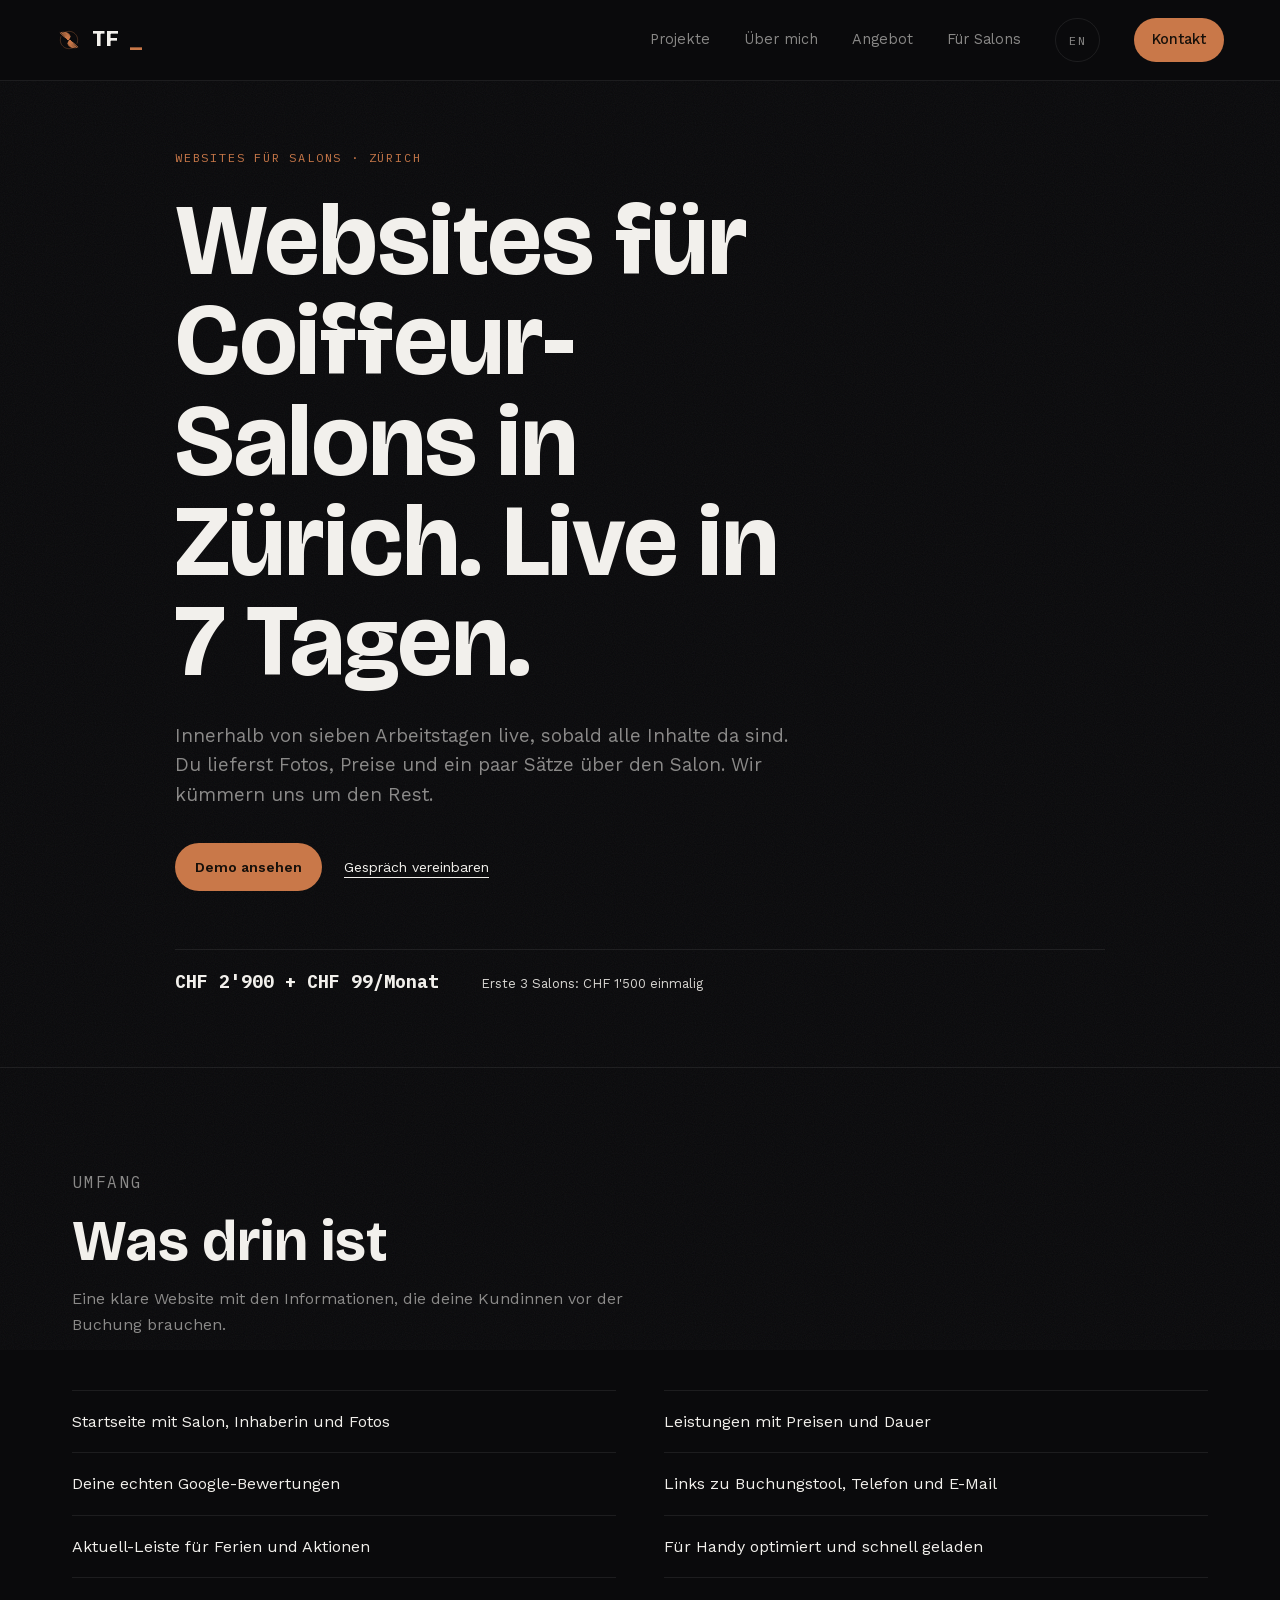
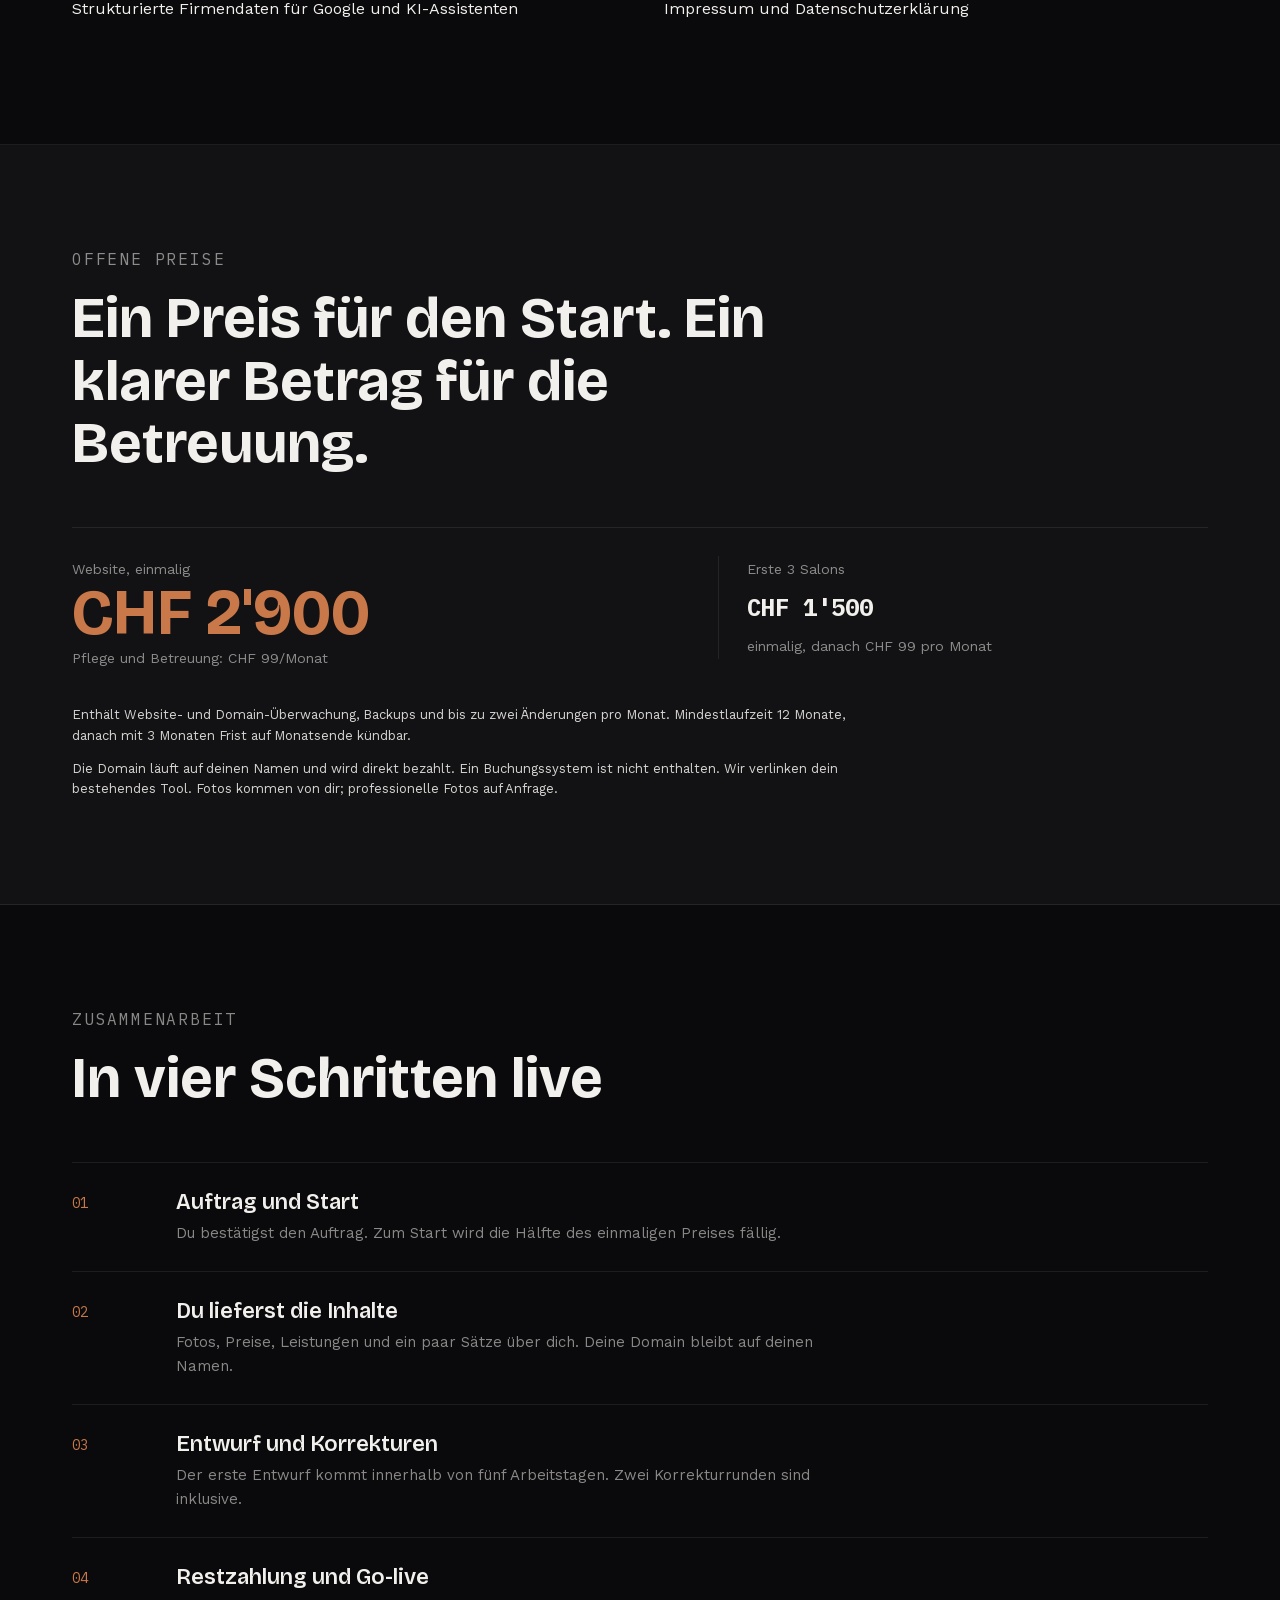
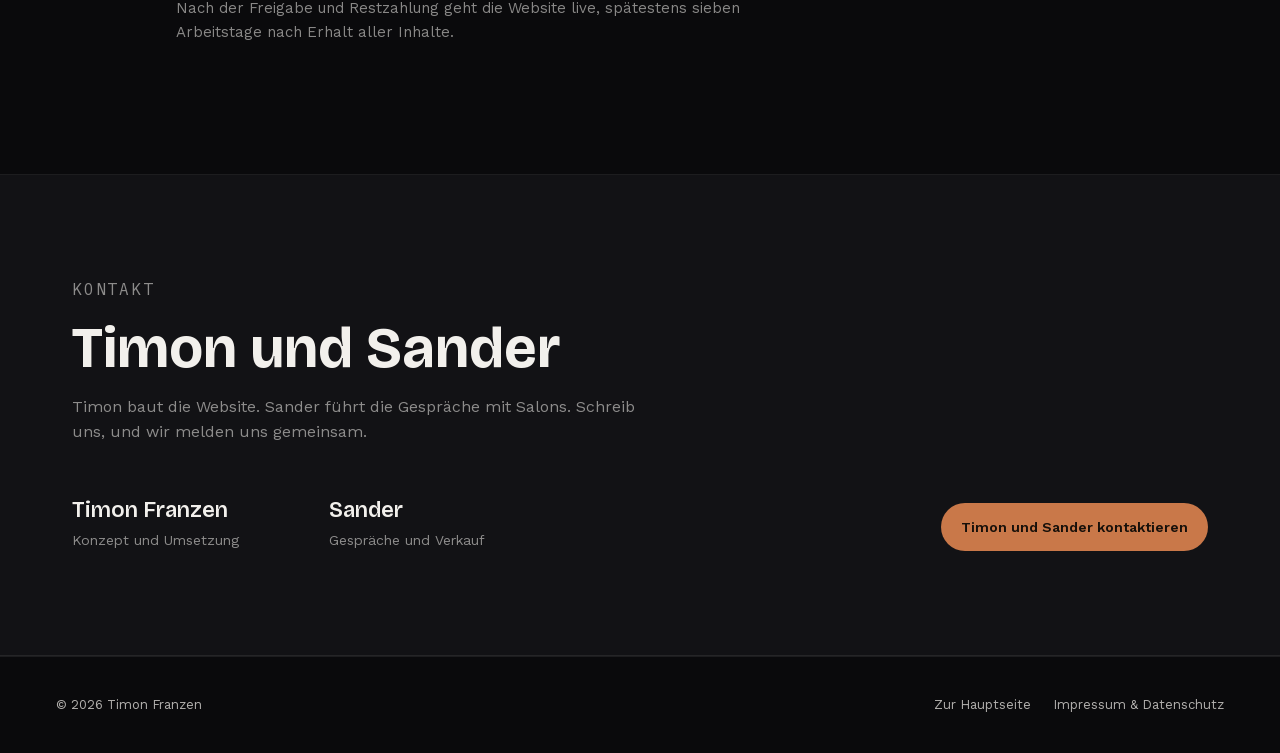
<file: salons/index.html>
<!doctype html>
<html lang="en">
<head>
  <meta charset="utf-8" />
  <meta name="viewport" content="width=device-width, initial-scale=1" />
  <title data-i18n="salons_page_title">Hair salon websites in Zurich · Timon Franzen</title>
  <meta name="description" content="Websites for hair salons in Zurich, live within seven working days. Clear pricing, local support, and a site built for your salon." />
  <link rel="stylesheet" href="../assets/css/fonts.css?v=11" />
  <link rel="stylesheet" href="../assets/css/styles.css?v=14" />
  <link rel="icon" type="image/svg+xml" href="../favicon.svg" />
</head>
<body class="salons-page">
  <div class="grain" aria-hidden="true"></div>
  <header class="nav">
    <a class="nav-brand" href="/#top"><img class="nav-mark" src="../favicon.svg" alt="" width="26" height="26" />TF<span class="tick">_</span></a>
    <nav class="nav-links" aria-label="Main navigation">
      <a href="/#work" data-i18n="nav_work">Work</a>
      <a href="/#about" data-i18n="nav_about">About</a>
      <a href="/#services" data-i18n="nav_services">Services</a>
      <a href="/salons/" data-i18n="nav_salons">For salons</a>
      <button class="lang-btn mono" id="langBtn" aria-label="Switch language">DE</button>
      <a class="nav-cta" href="mailto:contact@timonfranzen.ch" data-i18n="nav_cta">Get in touch</a>
    </nav>
  </header>

  <main>
    <section class="salons-hero reveal" id="top">
      <div class="salons-shell salons-hero__inner">
        <p class="salons-kicker" data-i18n="salons_kicker">Websites for salons · Zurich</p>
        <h1 class="salons-title" data-i18n="salons_title">Websites for hair salons in Zurich. Live in 7 days.</h1>
        <p class="salons-lead" data-i18n="salons_intro">Live within seven working days once we have your content. You provide photos, prices, and a few words about the salon. We build, review, and publish the site.</p>
        <div class="salons-actions">
          <a class="salons-button" href="https://demo-salon-zuerich.netlify.app/" data-i18n="salons_demo">View the demo</a>
          <a class="salons-text-link" href="#kontakt" data-i18n="salons_contact_cta">Discuss your project</a>
        </div>
        <div class="salons-price-strip">
          <strong data-i18n="salons_price_strip">CHF 2,900 + CHF 99/month</strong>
          <span data-i18n="salons_launch_strip">First 3 salons: CHF 1,500 one-time</span>
        </div>
      </div>
    </section>

    <section class="salons-section reveal" id="umfang">
      <div class="salons-shell">
        <div class="salons-heading">
          <p class="salons-kicker" data-i18n="salons_includes_kicker">The scope</p>
          <h2 data-i18n="salons_includes_title">What is included</h2>
          <p data-i18n="salons_includes_intro">A clear home for your salon, your services, and the details clients need before they book.</p>
        </div>
        <ul class="salons-includes">
          <li data-i18n="salons_include_1">Home page introducing the salon, owner, and photos</li>
          <li data-i18n="salons_include_2">Services with prices and appointment durations</li>
          <li data-i18n="salons_include_3">Your real Google reviews</li>
          <li data-i18n="salons_include_4">Links to your booking tool, phone, and email</li>
          <li data-i18n="salons_include_5">An update bar for holidays and offers</li>
          <li data-i18n="salons_include_6">Fast loading and designed for mobile</li>
          <li data-i18n="salons_include_7">Structured business details for Google and AI assistants</li>
          <li data-i18n="salons_include_8">Imprint and privacy policy pages</li>
        </ul>
      </div>
    </section>

    <section class="salons-section salons-section--surface reveal" id="preise">
      <div class="salons-shell">
        <div class="salons-heading">
          <p class="salons-kicker" data-i18n="salons_price_kicker">Clear pricing</p>
          <h2 data-i18n="salons_price_title">One price to launch. One clear monthly fee.</h2>
        </div>
        <div class="salons-pricing">
          <div class="salons-pricing__main">
            <span data-i18n="salons_setup_label">Website, one-time</span>
            <strong data-i18n="salons_setup_price">CHF 2,900</strong>
            <span data-i18n="salons_monthly_label">Care and maintenance: CHF 99/month</span>
          </div>
          <div class="salons-pricing__first">
            <span data-i18n="salons_intro_offer">First 3 salons</span>
            <strong data-i18n="salons_first_price">CHF 1,500</strong>
            <span data-i18n="salons_offer_note">one-time, then CHF 99/month</span>
          </div>
        </div>
        <div class="salons-fineprint">
          <p data-i18n="salons_care_note">Monthly care includes website and domain monitoring, backups, and up to two content changes. Minimum term: 12 months. After that, cancel with three months' notice at the end of a month.</p>
          <p data-i18n="salons_extras_note">The domain stays in your name and is paid directly by you. A booking system is not included; we link your existing one. You provide photos. Professional photography is available on request.</p>
        </div>
      </div>
    </section>

    <section class="salons-section reveal" id="ablauf">
      <div class="salons-shell">
        <div class="salons-heading">
          <p class="salons-kicker" data-i18n="salons_process_kicker">How we work</p>
          <h2 data-i18n="salons_process_title">Live in four steps</h2>
        </div>
        <ol class="salons-process">
          <li><div><h3 data-i18n="salons_step_1_title">Confirm the project</h3><p data-i18n="salons_step_1_body">You approve the offer. Half of the one-time fee is due to start.</p></div></li>
          <li><div><h3 data-i18n="salons_step_2_title">Send your content</h3><p data-i18n="salons_step_2_body">Share photos, prices, services, and a few words about the salon. Your domain stays yours.</p></div></li>
          <li><div><h3 data-i18n="salons_step_3_title">Review the first draft</h3><p data-i18n="salons_step_3_body">The first draft arrives within five working days. Two rounds of revisions are included.</p></div></li>
          <li><div><h3 data-i18n="salons_step_4_title">Approve and go live</h3><p data-i18n="salons_step_4_body">After approval and the remaining payment, the site goes live within seven working days of receiving all content.</p></div></li>
        </ol>
      </div>
    </section>

    <section class="salons-section salons-section--surface reveal" id="kontakt">
      <div class="salons-shell salons-team">
        <div>
          <div class="salons-heading">
            <p class="salons-kicker" data-i18n="salons_team_kicker">Contact</p>
            <h2 data-i18n="salons_team_title">Timon and Sander</h2>
            <p data-i18n="salons_team_intro">Timon builds the website. Sander speaks with salons. Write to us and we will get back to you together.</p>
          </div>
          <div class="salons-people">
            <div class="salons-person"><strong>Timon Franzen</strong><span data-i18n="salons_timon_role">Concept and build</span></div>
            <div class="salons-person"><strong>Sander</strong><span data-i18n="salons_sander_role">Salon conversations and sales</span></div>
          </div>
        </div>
        <a class="salons-button" href="mailto:contact@timonfranzen.ch?subject=Salon%20website%20inquiry" data-i18n="salons_team_email">Contact Timon and Sander</a>
      </div>
    </section>
  </main>

  <footer class="footer">
    <span>© <span id="year">2026</span> Timon Franzen</span>
    <span class="footer-links"><a href="/" data-i18n="salons_back">Back to main site</a><a href="../legal.html" data-i18n="footer_legal">Imprint &amp; Privacy</a></span>
  </footer>
  <script src="../assets/js/main.js?v=14"></script>
</body>
</html>
</file>
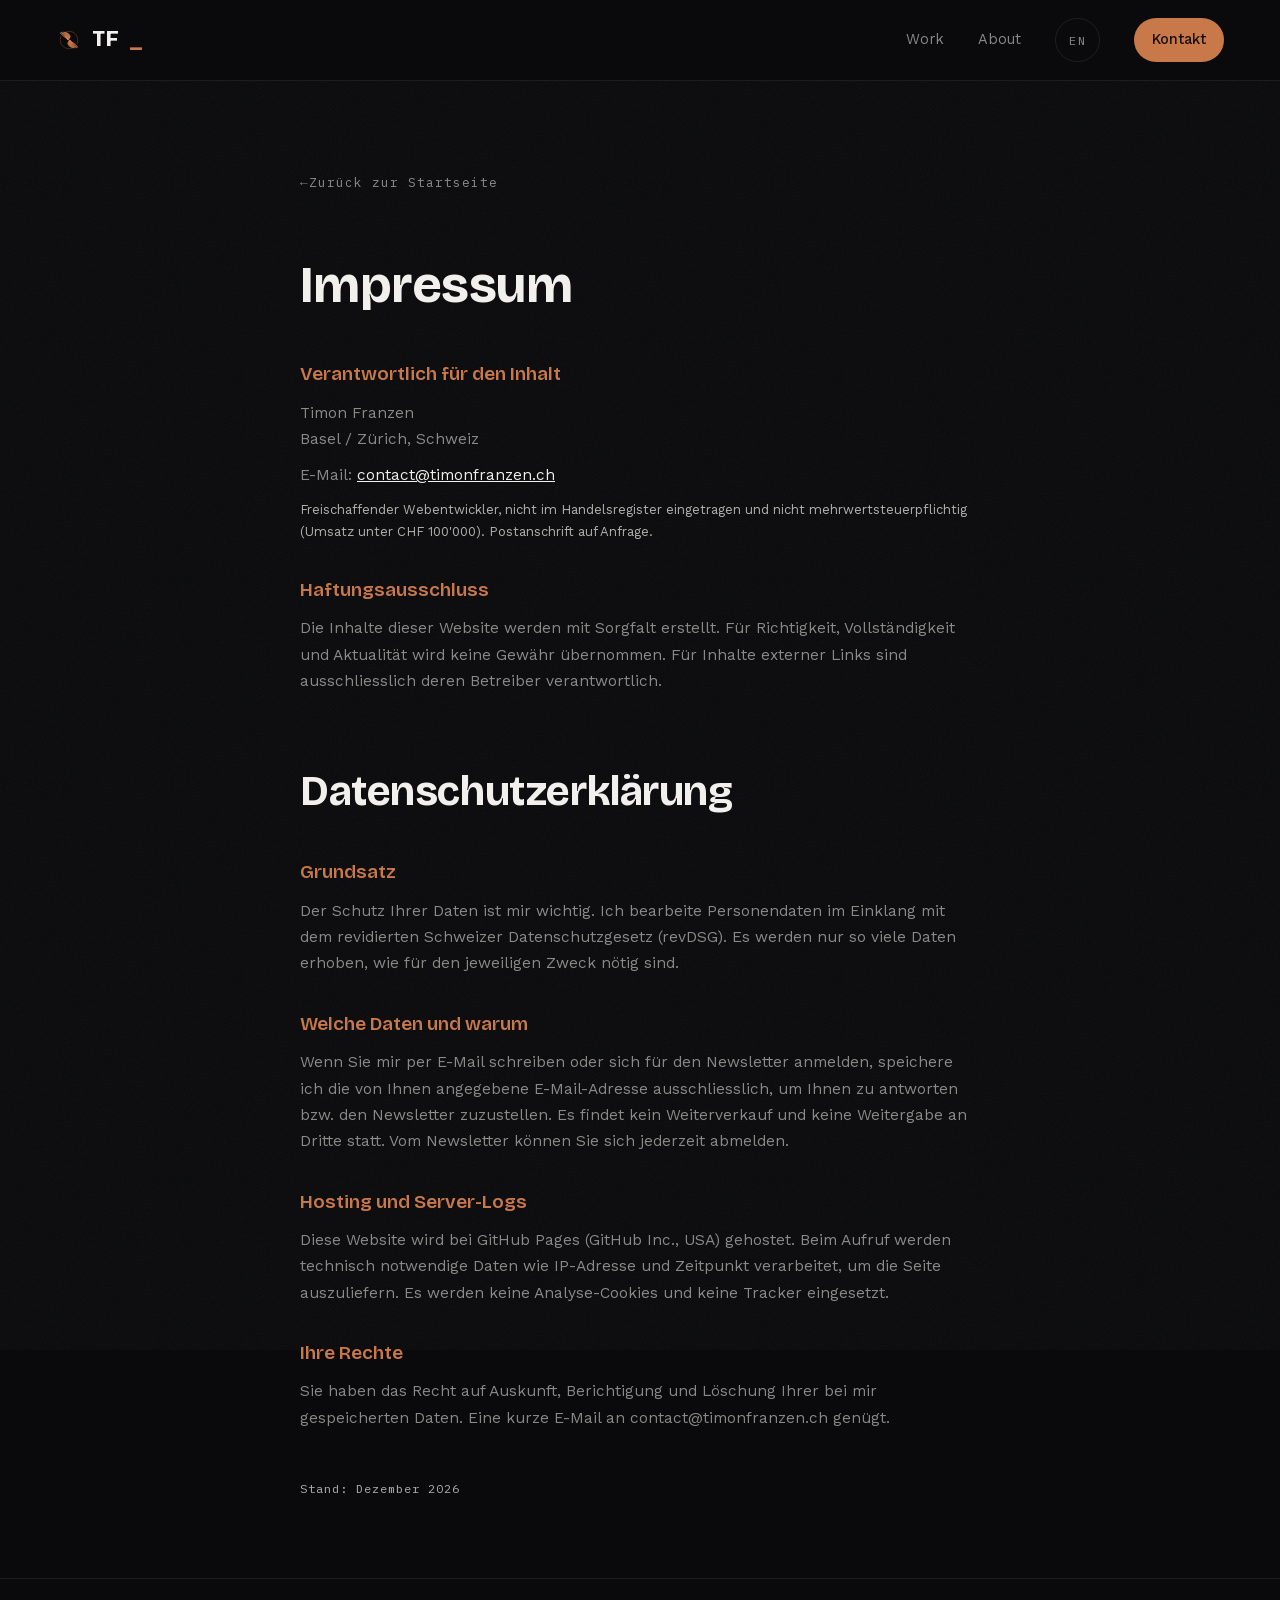
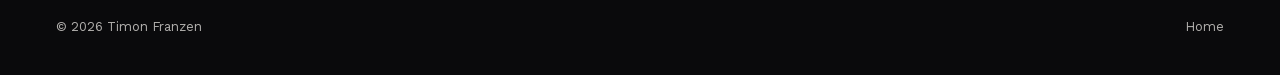
<file: legal.html>
<!DOCTYPE html>
<html lang="de">
<head>
  <meta charset="UTF-8" />
  <meta name="viewport" content="width=device-width, initial-scale=1.0" />
  <title>Impressum &amp; Datenschutz — Timon Franzen</title>
  <meta name="robots" content="noindex" />
  <link rel="stylesheet" href="assets/css/fonts.css" />
  <link rel="stylesheet" href="assets/css/styles.css?v=7" />
  <link rel="icon" type="image/svg+xml" href="favicon.svg" />
</head>
<body>
  <div class="glow" aria-hidden="true"></div>
  <div class="grain" aria-hidden="true"></div>

  <header class="nav">
    <a class="nav-brand" href="index.html"><img class="nav-mark" src="favicon.svg" alt="" width="26" height="26" />TF<span class="tick">_</span></a>
    <nav class="nav-links" aria-label="Main">
      <a href="index.html#work">Work</a>
      <a href="index.html#about">About</a>
      <button class="lang-btn mono" id="langBtn" aria-label="Sprache wechseln / switch language">EN</button>
      <a class="nav-cta" href="mailto:contact@timonfranzen.ch">Kontakt</a>
    </nav>
  </header>

  <main class="legal">
    <a class="legal-back mono" href="index.html">← <span data-i18n="lg_back">Zurück zur Startseite</span></a>

    <h1 data-i18n="lg_h1">Impressum</h1>

    <section class="legal-block">
      <h2 data-i18n="lg_resp">Verantwortlich für den Inhalt</h2>
      <p>
        Timon Franzen<br />
        Basel / Zürich, Schweiz
      </p>
      <p>
        <span data-i18n="lg_email_l">E-Mail:</span>
        <a href="mailto:contact@timonfranzen.ch">contact@timonfranzen.ch</a>
      </p>
      <p class="legal-note" data-i18n="lg_vat">Freischaffender Webentwickler, nicht im Handelsregister
        eingetragen und nicht mehrwertsteuerpflichtig (Umsatz unter CHF 100'000). Postanschrift auf
        Anfrage.</p>
    </section>

    <section class="legal-block">
      <h2 data-i18n="lg_disc_h">Haftungsausschluss</h2>
      <p data-i18n="lg_disc_p">Die Inhalte dieser Website werden mit Sorgfalt erstellt. Für Richtigkeit,
        Vollständigkeit und Aktualität wird keine Gewähr übernommen. Für Inhalte externer Links sind
        ausschliesslich deren Betreiber verantwortlich.</p>
    </section>

    <h2 class="legal-h1b" data-i18n="lg_h2">Datenschutzerklärung</h2>

    <section class="legal-block">
      <h2 data-i18n="lg_p1_h">Grundsatz</h2>
      <p data-i18n="lg_p1_p">Der Schutz Ihrer Daten ist mir wichtig. Ich bearbeite Personendaten im Einklang
        mit dem revidierten Schweizer Datenschutzgesetz (revDSG). Es werden nur so viele Daten erhoben,
        wie für den jeweiligen Zweck nötig sind.</p>
    </section>

    <section class="legal-block">
      <h2 data-i18n="lg_p2_h">Welche Daten und warum</h2>
      <p data-i18n="lg_p2_p">Wenn Sie mir per E-Mail schreiben oder sich für den Newsletter anmelden, speichere
        ich die von Ihnen angegebene E-Mail-Adresse ausschliesslich, um Ihnen zu antworten bzw. den
        Newsletter zuzustellen. Es findet kein Weiterverkauf und keine Weitergabe an Dritte statt.
        Vom Newsletter können Sie sich jederzeit abmelden.</p>
    </section>

    <section class="legal-block">
      <h2 data-i18n="lg_p3_h">Hosting und Server-Logs</h2>
      <p data-i18n="lg_p3_p">Diese Website wird bei GitHub Pages (GitHub Inc., USA) gehostet. Beim Aufruf werden
        technisch notwendige Daten wie IP-Adresse und Zeitpunkt verarbeitet, um die Seite auszuliefern.
        Es werden keine Analyse-Cookies und keine Tracker eingesetzt.</p>
    </section>

    <section class="legal-block">
      <h2 data-i18n="lg_p4_h">Ihre Rechte</h2>
      <p data-i18n="lg_p4_p">Sie haben das Recht auf Auskunft, Berichtigung und Löschung Ihrer bei mir
        gespeicherten Daten. Eine kurze E-Mail an contact@timonfranzen.ch genügt.</p>
    </section>

    <p class="legal-updated mono"><span data-i18n="lg_updated">Stand</span>: <span id="legalDate">2026</span></p>
  </main>

  <footer class="footer">
    <span>© <span id="year">2026</span> Timon Franzen</span>
    <span class="footer-links">
      <a href="index.html">Home</a>
    </span>
  </footer>

  <script src="assets/js/legal.js?v=2"></script>
</body>
</html>
</file>
<file: assets/css/fonts.css>
/* latin-ext */
@font-face {
  font-family: 'Bricolage Grotesque';
  font-style: normal;
  font-weight: 500;
  font-stretch: 100%;
  font-display: swap;
  src: url(../fonts/bricolage-grotesque-500-latin-ext.woff2) format('woff2');
  unicode-range: U+0100-02BA, U+02BD-02C5, U+02C7-02CC, U+02CE-02D7, U+02DD-02FF, U+0304, U+0308, U+0329, U+1D00-1DBF, U+1E00-1E9F, U+1EF2-1EFF, U+2020, U+20A0-20AB, U+20AD-20C0, U+2113, U+2C60-2C7F, U+A720-A7FF;
}
/* latin */
@font-face {
  font-family: 'Bricolage Grotesque';
  font-style: normal;
  font-weight: 500;
  font-stretch: 100%;
  font-display: swap;
  src: url(../fonts/bricolage-grotesque-500-latin.woff2) format('woff2');
  unicode-range: U+0000-00FF, U+0131, U+0152-0153, U+02BB-02BC, U+02C6, U+02DA, U+02DC, U+0304, U+0308, U+0329, U+2000-206F, U+20AC, U+2122, U+2191, U+2193, U+2212, U+2215, U+FEFF, U+FFFD;
}
/* latin-ext */
@font-face {
  font-family: 'Bricolage Grotesque';
  font-style: normal;
  font-weight: 600;
  font-stretch: 100%;
  font-display: swap;
  src: url(../fonts/bricolage-grotesque-600-latin-ext.woff2) format('woff2');
  unicode-range: U+0100-02BA, U+02BD-02C5, U+02C7-02CC, U+02CE-02D7, U+02DD-02FF, U+0304, U+0308, U+0329, U+1D00-1DBF, U+1E00-1E9F, U+1EF2-1EFF, U+2020, U+20A0-20AB, U+20AD-20C0, U+2113, U+2C60-2C7F, U+A720-A7FF;
}
/* latin */
@font-face {
  font-family: 'Bricolage Grotesque';
  font-style: normal;
  font-weight: 600;
  font-stretch: 100%;
  font-display: swap;
  src: url(../fonts/bricolage-grotesque-600-latin.woff2) format('woff2');
  unicode-range: U+0000-00FF, U+0131, U+0152-0153, U+02BB-02BC, U+02C6, U+02DA, U+02DC, U+0304, U+0308, U+0329, U+2000-206F, U+20AC, U+2122, U+2191, U+2193, U+2212, U+2215, U+FEFF, U+FFFD;
}
/* latin-ext */
@font-face {
  font-family: 'Bricolage Grotesque';
  font-style: normal;
  font-weight: 700;
  font-stretch: 100%;
  font-display: swap;
  src: url(../fonts/bricolage-grotesque-700-latin-ext.woff2) format('woff2');
  unicode-range: U+0100-02BA, U+02BD-02C5, U+02C7-02CC, U+02CE-02D7, U+02DD-02FF, U+0304, U+0308, U+0329, U+1D00-1DBF, U+1E00-1E9F, U+1EF2-1EFF, U+2020, U+20A0-20AB, U+20AD-20C0, U+2113, U+2C60-2C7F, U+A720-A7FF;
}
/* latin */
@font-face {
  font-family: 'Bricolage Grotesque';
  font-style: normal;
  font-weight: 700;
  font-stretch: 100%;
  font-display: swap;
  src: url(../fonts/bricolage-grotesque-700-latin.woff2) format('woff2');
  unicode-range: U+0000-00FF, U+0131, U+0152-0153, U+02BB-02BC, U+02C6, U+02DA, U+02DC, U+0304, U+0308, U+0329, U+2000-206F, U+20AC, U+2122, U+2191, U+2193, U+2212, U+2215, U+FEFF, U+FFFD;
}
/* latin-ext */
@font-face {
  font-family: 'Bricolage Grotesque';
  font-style: normal;
  font-weight: 800;
  font-stretch: 100%;
  font-display: swap;
  src: url(../fonts/bricolage-grotesque-800-latin-ext.woff2) format('woff2');
  unicode-range: U+0100-02BA, U+02BD-02C5, U+02C7-02CC, U+02CE-02D7, U+02DD-02FF, U+0304, U+0308, U+0329, U+1D00-1DBF, U+1E00-1E9F, U+1EF2-1EFF, U+2020, U+20A0-20AB, U+20AD-20C0, U+2113, U+2C60-2C7F, U+A720-A7FF;
}
/* latin */
@font-face {
  font-family: 'Bricolage Grotesque';
  font-style: normal;
  font-weight: 800;
  font-stretch: 100%;
  font-display: swap;
  src: url(../fonts/bricolage-grotesque-800-latin.woff2) format('woff2');
  unicode-range: U+0000-00FF, U+0131, U+0152-0153, U+02BB-02BC, U+02C6, U+02DA, U+02DC, U+0304, U+0308, U+0329, U+2000-206F, U+20AC, U+2122, U+2191, U+2193, U+2212, U+2215, U+FEFF, U+FFFD;
}
/* Work Sans, variable 300-700, latin-ext */
@font-face {
  font-family: 'Work Sans';
  font-style: normal;
  font-weight: 300 700;
  font-display: swap;
  src: url(../fonts/work-sans-latin-ext.woff2) format('woff2');
  unicode-range: U+0100-02BA, U+02BD-02C5, U+02C7-02CC, U+02CE-02D7, U+02DD-02FF, U+0304, U+0308, U+0329, U+1D00-1DBF, U+1E00-1E9F, U+1EF2-1EFF, U+2020, U+20A0-20AB, U+20AD-20C4, U+2113, U+2C60-2C7F, U+A720-A7FF;
}
/* Work Sans, variable 300-700, latin */
@font-face {
  font-family: 'Work Sans';
  font-style: normal;
  font-weight: 300 700;
  font-display: swap;
  src: url(../fonts/work-sans-latin.woff2) format('woff2');
  unicode-range: U+0000-00FF, U+0131, U+0152-0153, U+02BB-02BC, U+02C6, U+02DA, U+02DC, U+0304, U+0308, U+0329, U+2000-206F, U+20AC, U+2122, U+2191, U+2193, U+2212, U+2215, U+FEFF, U+FFFD;
}
/* IBM Plex Mono 400, 500, 700, latin-ext */
@font-face { font-family: 'IBM Plex Mono'; font-style: normal; font-weight: 400; font-display: swap; src: url(../fonts/ibm-plex-mono-400-latin-ext.woff2) format('woff2'); unicode-range: U+0100-02BA, U+02BD-02C5, U+02C7-02CC, U+02CE-02D7, U+02DD-02FF, U+0304, U+0308, U+0329, U+1D00-1DBF, U+1E00-1E9F, U+1EF2-1EFF, U+2020, U+20A0-20AB, U+20AD-20C4, U+2113, U+2C60-2C7F, U+A720-A7FF; }
@font-face { font-family: 'IBM Plex Mono'; font-style: normal; font-weight: 500; font-display: swap; src: url(../fonts/ibm-plex-mono-500-latin-ext.woff2) format('woff2'); unicode-range: U+0100-02BA, U+02BD-02C5, U+02C7-02CC, U+02CE-02D7, U+02DD-02FF, U+0304, U+0308, U+0329, U+1D00-1DBF, U+1E00-1E9F, U+1EF2-1EFF, U+2020, U+20A0-20AB, U+20AD-20C4, U+2113, U+2C60-2C7F, U+A720-A7FF; }
@font-face { font-family: 'IBM Plex Mono'; font-style: normal; font-weight: 700; font-display: swap; src: url(../fonts/ibm-plex-mono-700-latin-ext.woff2) format('woff2'); unicode-range: U+0100-02BA, U+02BD-02C5, U+02C7-02CC, U+02CE-02D7, U+02DD-02FF, U+0304, U+0308, U+0329, U+1D00-1DBF, U+1E00-1E9F, U+1EF2-1EFF, U+2020, U+20A0-20AB, U+20AD-20C4, U+2113, U+2C60-2C7F, U+A720-A7FF; }
/* IBM Plex Mono latin */
@font-face { font-family: 'IBM Plex Mono'; font-style: normal; font-weight: 400; font-display: swap; src: url(../fonts/ibm-plex-mono-400-latin.woff2) format('woff2'); unicode-range: U+0000-00FF, U+0131, U+0152-0153, U+02BB-02BC, U+02C6, U+02DA, U+02DC, U+0304, U+0308, U+0329, U+2000-206F, U+20AC, U+2122, U+2191, U+2193, U+2212, U+2215, U+FEFF, U+FFFD; }
@font-face { font-family: 'IBM Plex Mono'; font-style: normal; font-weight: 500; font-display: swap; src: url(../fonts/ibm-plex-mono-500-latin.woff2) format('woff2'); unicode-range: U+0000-00FF, U+0131, U+0152-0153, U+02BB-02BC, U+02C6, U+02DA, U+02DC, U+0304, U+0308, U+0329, U+2000-206F, U+20AC, U+2122, U+2191, U+2193, U+2212, U+2215, U+FEFF, U+FFFD; }
@font-face { font-family: 'IBM Plex Mono'; font-style: normal; font-weight: 700; font-display: swap; src: url(../fonts/ibm-plex-mono-700-latin.woff2) format('woff2'); unicode-range: U+0000-00FF, U+0131, U+0152-0153, U+02BB-02BC, U+02C6, U+02DA, U+02DC, U+0304, U+0308, U+0329, U+2000-206F, U+20AC, U+2122, U+2191, U+2193, U+2212, U+2215, U+FEFF, U+FFFD; }
</file>
<file: assets/css/styles.css>
/* ── Timon Franzen — personal site ─────────────────────────────
  Dark, warm-accent, type-led. Bricolage Grotesque display,
  Work Sans body, IBM Plex Mono labels. No frameworks. */

:root {
  --bg: #0a0a0c;
  --surface: #121215;
  --line: rgba(255, 255, 255, 0.08);
  --text: #f2f0ec;
  --muted: rgba(242, 240, 236, 0.55);
  --faint: rgba(242, 240, 236, 0.72);
  --accent: #c97849;
  --disp: "Bricolage Grotesque", system-ui, sans-serif;
  --body: "Work Sans", system-ui, sans-serif;
  --mono: "IBM Plex Mono", ui-monospace, monospace;
  --ease: cubic-bezier(0.22, 1, 0.36, 1);
}

* { margin: 0; padding: 0; box-sizing: border-box; }
html { scroll-behavior: auto; }
html.lenis, html.lenis body { height: auto; }
html.lenis.lenis-smooth { scroll-behavior: auto !important; }
html.lenis.lenis-smooth [data-lenis-prevent] { overscroll-behavior: contain; }
html.lenis.lenis-stopped { overflow: hidden; }
body {
  background: var(--bg);
  color: var(--text);
  font-family: var(--body);
  font-weight: 400;
  line-height: 1.6;
  overflow-x: hidden;
  -webkit-font-smoothing: antialiased;
}
::selection { background: var(--accent); color: #17100a; }
.mono { font-family: var(--mono); }

/* ── atmosphere ── */
.grain {
  position: fixed; inset: -50%; pointer-events: none; z-index: 1; opacity: 0.05;
  background-image: url("data:image/svg+xml,%3Csvg xmlns='http://www.w3.org/2000/svg' width='300' height='300'%3E%3Cfilter id='n'%3E%3CfeTurbulence type='fractalNoise' baseFrequency='0.9' numOctaves='2'/%3E%3C/filter%3E%3Crect width='100%25' height='100%25' filter='url(%23n)'/%3E%3C/svg%3E");
}

main, header, footer { position: relative; z-index: 2; }

/* ── nav ── */
.nav {
  position: fixed; top: 0; left: 0; right: 0; z-index: 10;
  display: flex; justify-content: space-between; align-items: center;
  padding: 18px clamp(20px, 5vw, 56px);
  background: var(--bg);
  border-bottom: 1px solid var(--line);
}
.nav-brand {
  font-family: var(--disp); font-weight: 800; font-size: 22px;
  color: var(--text); text-decoration: none; letter-spacing: 1px;
  display: inline-flex; align-items: center; gap: 10px; min-height: 44px;
}
.nav-mark { display: block; }
.nav-brand .tick { color: var(--accent); }
.nav-links { display: flex; align-items: center; gap: clamp(16px, 3vw, 34px); }
.nav-links a {
  display: inline-flex; align-items: center; min-height: 44px;
  color: var(--muted); text-decoration: none; font-size: 14.5px;
  transition: color 0.25s var(--ease);
}
.nav-links a:hover { color: var(--text); }
.lang-btn {
  background: none; border: 1px solid var(--line); border-radius: 999px;
  color: var(--muted); font-size: 12px; letter-spacing: 1.5px;
  display: inline-flex; align-items: center; justify-content: center;
  min-width: 44px; min-height: 44px; padding: 7px 13px; cursor: pointer;
  transition: color 0.25s var(--ease), border-color 0.25s var(--ease);
}
.lang-btn:hover { color: var(--text); border-color: rgba(201, 120, 73, 0.5); }
.nav-cta {
  color: #17100a !important; background: var(--accent);
  display: inline-flex; align-items: center; min-height: 44px;
  padding: 9px 18px; border-radius: 999px; font-weight: 500;
}

/* ── hero ── */
.hero {
  min-height: 100svh;
  display: grid; grid-template-columns: 1fr auto; align-items: center; gap: 40px;
  padding: 120px clamp(20px, 6vw, 72px) 60px;
  position: relative; overflow: hidden;
}
.hero > * { position: relative; z-index: 1; }
.hero-rail {
  display: flex; flex-direction: column; gap: 18px;
  border-left: 1px solid var(--line); padding-left: 26px; align-self: center;
}
.rail-row { display: flex; flex-direction: column; gap: 4px; }
.rail-k { font-size: 10.5px; letter-spacing: 2px; text-transform: uppercase; color: var(--faint); }
.rail-v { font-size: 13px; color: var(--muted); }
@media (max-width: 820px) { .hero { grid-template-columns: 1fr; } .hero-rail { display: none; } }
.kicker {
  display: flex; align-items: center; gap: 10px;
  font-family: var(--mono); font-size: 12.5px; letter-spacing: 2px;
  text-transform: uppercase; color: var(--muted); margin-bottom: 26px;
}
.hero-title {
  font-family: var(--disp); font-weight: 800;
  font-size: clamp(58px, 13.5vw, 168px);
  line-height: 0.96; letter-spacing: -0.02em;
  text-transform: uppercase; margin-bottom: 34px;
}
.hero-title .line { display: block; overflow: hidden; }
.hero-title .word {
  display: inline-block;
  transform: none;
}
.hero-title .accent {
  color: var(--accent);
}
.hero-sub {
  max-width: 560px; font-size: clamp(17px, 2.2vw, 21px);
  color: var(--muted); margin-bottom: 30px;
}
.hero-sub em { font-style: normal; color: var(--text); }
.hero-meta { display: flex; gap: 12px; flex-wrap: wrap; }
.chip {
  border: 1px solid var(--line); border-radius: 999px;
  padding: 8px 16px; font-size: 13.5px; color: var(--muted);
  background: rgba(255, 255, 255, 0.02);
}
.hero-scroll {
  margin-top: clamp(40px, 8vh, 90px);
  display: inline-flex; align-items: center; gap: 14px;
  min-height: 44px;
  color: var(--faint); text-decoration: none;
  font-family: var(--mono); font-size: 12px; letter-spacing: 2.5px;
  text-transform: uppercase; width: fit-content;
  transition: color 0.3s var(--ease);
}
.hero-scroll:hover { color: var(--accent); }
.scroll-line {
  width: 44px; height: 1px; background: currentColor;
  display: inline-block; position: relative; overflow: visible;
}
.scroll-line::after {
  content: ""; position: absolute; right: -1px; top: -2.5px;
  border: solid currentColor; border-width: 1px 1px 0 0;
  width: 5px; height: 5px; transform: rotate(45deg);
}

/* ── sections ── */
.section { padding: clamp(80px, 12vw, 150px) clamp(20px, 6vw, 72px); }
.section-head {
  display: flex; align-items: baseline; gap: 18px; margin-bottom: clamp(36px, 6vw, 64px);
}
.section-head .index { color: var(--accent); font-size: 14px; }
.section-head h2 {
  font-family: var(--disp); font-weight: 700;
  font-size: clamp(32px, 5.5vw, 56px); letter-spacing: -0.01em;
}

/* ── work — visual case studies ── */
.studies { display: flex; flex-direction: column; gap: clamp(28px, 5vw, 56px); }
.study {
  display: grid; grid-template-columns: 1.35fr 1fr; gap: clamp(24px, 4vw, 52px);
  align-items: center;
}
.study--rev .study-shot { order: 2; }
.study-shot {
  display: block; position: relative; border-radius: 14px; overflow: hidden;
  border: 1px solid var(--line); background: #0c0c0f;
  box-shadow: 0 18px 44px rgba(0, 0, 0, 0.28);
  transition: border-color 0.25s var(--ease);
}
.study-shot:hover {
  border-color: rgba(201, 120, 73, 0.5);
}
.frame-bar {
  display: flex; gap: 7px; align-items: center;
  padding: 11px 14px; background: rgba(255, 255, 255, 0.03);
  border-bottom: 1px solid var(--line);
}
.frame-bar i { width: 10px; height: 10px; border-radius: 50%; background: rgba(255, 255, 255, 0.16); }
.frame-bar i:first-child { background: #ff5f57; }
.frame-bar i:nth-child(2) { background: #febc2e; }
.frame-bar i:nth-child(3) { background: #28c840; }
.study-shot img { display: block; width: 100%; height: auto; }
.study-text { display: flex; flex-direction: column; gap: 14px; }
.study-meta {
  display: flex; flex-wrap: wrap; gap: 8px 16px; align-items: center;
  font-size: 11.5px; letter-spacing: 1.5px; text-transform: uppercase; color: var(--faint);
}
.study-tag { color: var(--accent); }
.study-text h3 { font-family: var(--disp); font-weight: 700; font-size: clamp(26px, 3vw, 34px); letter-spacing: -0.01em; }
.study-text p { color: var(--muted); font-size: 16px; }
.card-stack { display: flex; flex-wrap: wrap; gap: 8px; list-style: none; margin-top: 4px; }
.card-stack li {
  font-size: 11px; letter-spacing: 1px; color: var(--faint);
  border: 1px solid var(--line); border-radius: 6px; padding: 4px 9px;
}

/* ── about ── */
.about-grid { display: grid; gap: clamp(28px, 5vw, 56px); }
.about-lede {
  font-family: var(--disp); font-weight: 500; max-width: 15ch;
  font-size: clamp(30px, 5.2vw, 62px); line-height: 1.12; letter-spacing: -0.015em;
}
.about-lower { display: grid; grid-template-columns: 1.1fr 1fr; gap: clamp(28px, 5vw, 56px); align-items: start; }
@media (max-width: 820px) { .about-lower { grid-template-columns: 1fr; } }
.about-lede strong {
  font-weight: 700;
  color: var(--accent);
}
.about-body { max-width: 620px; display: grid; gap: 18px; color: var(--muted); font-size: 16.5px; }
.stats {
  display: grid; grid-template-columns: repeat(auto-fit, minmax(180px, 1fr));
  gap: 18px; border-top: 1px solid var(--line); padding-top: 34px;
}
.stat { display: grid; gap: 6px; }
.stat-num {
  font-family: var(--disp); font-weight: 800; font-size: clamp(40px, 6vw, 62px);
  line-height: 1; color: var(--text);
}
.stat-label { font-family: var(--mono); font-size: 12px; letter-spacing: 1.5px; text-transform: uppercase; color: var(--faint); }

/* ── services ── */
.services { display: grid; gap: 0; border-top: 1px solid var(--line); }
.service {
  display: grid; grid-template-columns: 60px 1fr; gap: 8px 26px;
  padding: 34px 6px; border-bottom: 1px solid var(--line);
  transition: background 0.25s var(--ease);
}
.service:hover { background: rgba(255, 255, 255, 0.02); }
.service-num { color: var(--accent); font-size: 14px; padding-top: 8px; }
.service h3 { font-family: var(--disp); font-weight: 700; font-size: clamp(22px, 3vw, 30px); grid-column: 2; }
.service p { grid-column: 2; color: var(--muted); max-width: 560px; font-size: 15.5px; }

/* ── newsletter ── */
.nl-box {
  max-width: 720px; margin: 0 auto; text-align: center;
  border: 1px solid var(--line); border-radius: 24px;
  padding: clamp(32px, 6vw, 56px);
  background: var(--surface);
}
.nl-copy h2 { font-family: var(--disp); font-weight: 700; font-size: clamp(26px, 4vw, 38px); margin-bottom: 10px; }
.nl-copy p { color: var(--muted); max-width: 460px; margin: 0 auto 26px; font-size: 15.5px; }
.nl-form { display: flex; gap: 10px; max-width: 440px; margin: 0 auto 14px; }
.nl-form input {
  flex: 1; min-width: 0; background: rgba(255, 255, 255, 0.03);
  border: 1px solid var(--line); border-radius: 12px;
  color: var(--text); font-family: var(--body); font-size: 15px;
  padding: 13px 16px; outline: none;
  transition: border-color 0.25s var(--ease);
}
.nl-form input:focus { border-color: var(--accent); }
.nl-btn {
  background: var(--accent); color: #17100a; border: none; border-radius: 12px;
  font-family: var(--body); font-weight: 500; font-size: 15px;
  min-height: 44px; padding: 13px 22px; cursor: pointer; white-space: nowrap;
}
.nl-note { font-size: 11.5px; letter-spacing: 1px; color: var(--faint); }
@media (max-width: 480px) { .nl-form { flex-direction: column; } }

/* ── contact ── */
.contact {
  padding: clamp(100px, 16vw, 190px) clamp(20px, 6vw, 72px);
  text-align: center;
  display: flex; flex-direction: column; align-items: center; gap: 20px;
}
.contact .kicker { justify-content: center; margin-bottom: 0; }
.contact-mail {
  text-decoration: none; color: var(--text);
  font-family: var(--disp); font-weight: 800;
  font-size: clamp(46px, 11vw, 130px); letter-spacing: -0.02em; line-height: 1.05;
  display: inline-flex; align-items: center; gap: clamp(12px, 3vw, 30px);
  transition: color 0.3s var(--ease);
}
.contact-mail:hover .contact-word {
  color: var(--accent);
}
.contact-arrow {
  display: inline-block;
  color: var(--accent);
}
.contact-sub { color: var(--faint); font-size: 13.5px; letter-spacing: 1.5px; }

/* ── footer ── */
.footer {
  border-top: 1px solid var(--line);
  display: flex; justify-content: space-between; align-items: center; gap: 14px; flex-wrap: wrap;
  padding: 26px clamp(20px, 5vw, 56px);
  font-size: 13px; color: var(--faint);
}
.footer a { display: inline-flex; align-items: center; min-height: 44px; color: var(--faint); text-decoration: none; transition: color 0.25s; }
.footer a:hover { color: var(--text); }
.footer-links { display: flex; gap: 22px; align-items: center; }

/* ── salons page ── */
.salons-page { padding-top: 70px; }
.salons-shell { width: min(100% - 2 * clamp(20px, 6vw, 72px), 1180px); margin: 0 auto; }
.salons-hero {
  min-height: min(820px, 92svh); display: flex; align-items: center;
  padding: 80px 0 72px; border-bottom: 1px solid var(--line);
}
.salons-hero__inner { max-width: 930px; }
.salons-kicker { color: var(--accent); font: 12px var(--mono); text-transform: uppercase; letter-spacing: 1.8px; margin-bottom: 26px; }
.salons-title {
  max-width: 11ch; font: 700 clamp(54px, 8vw, 112px)/0.98 var(--disp);
  color: var(--text); margin-bottom: 28px;
}
.salons-lead { max-width: 620px; font-size: 19px; line-height: 1.55; color: var(--muted); }
.salons-actions { display: flex; align-items: center; gap: 22px; flex-wrap: wrap; margin-top: 34px; }
.salons-button {
  display: inline-flex; min-height: 48px; align-items: center; justify-content: center;
  padding: 12px 20px; border-radius: 999px; background: var(--accent);
  color: #17100a; text-decoration: none; font-size: 14px; font-weight: 600;
}
.salons-text-link { display: inline-flex; align-items: center; min-height: 44px; color: var(--text); font-size: 14px; text-underline-offset: 5px; }
.salons-price-strip {
  display: flex; align-items: baseline; gap: 20px 42px; flex-wrap: wrap;
  border-top: 1px solid var(--line); margin-top: 58px; padding-top: 20px;
}
.salons-price-strip strong { color: var(--text); font: 600 18px var(--mono); }
.salons-price-strip span { color: rgba(242, 240, 236, 0.88); font-size: 13px; }
.salons-section { padding: 104px 0; border-bottom: 1px solid var(--line); }
.salons-section--surface { background: var(--surface); }
.salons-heading { max-width: 760px; margin-bottom: 52px; }
.salons-heading h2 { font: 700 clamp(34px, 5vw, 58px)/1.08 var(--disp); margin-bottom: 14px; }
.salons-heading p { max-width: 600px; color: var(--muted); font-size: 16px; }
.salons-heading .salons-kicker { margin-bottom: 18px; }
.salons-includes { list-style: none; padding: 0; display: grid; grid-template-columns: repeat(2, minmax(0, 1fr)); gap: 0 48px; }
.salons-includes li { padding: 18px 0; border-top: 1px solid var(--line); color: var(--text); font-size: 16px; }
.salons-pricing {
  display: grid; grid-template-columns: 1.1fr 0.9fr; gap: 48px;
  align-items: start; border-top: 1px solid var(--line); padding-top: 28px;
}
.salons-pricing__main strong { display: block; font: 700 clamp(36px, 5vw, 64px)/1 var(--disp); color: var(--accent); }
.salons-pricing__main span, .salons-pricing__first span { color: var(--muted); font-size: 14px; }
.salons-pricing__first { border-left: 1px solid var(--line); padding-left: 28px; }
.salons-pricing__first strong { display: block; margin: 10px 0; color: var(--text); font: 600 24px var(--mono); }
.salons-fineprint { max-width: 800px; display: grid; gap: 12px; margin-top: 34px; color: rgba(242, 240, 236, 0.88); font-size: 13px; }
.salons-process { list-style: none; padding: 0; counter-reset: salons-step; }
.salons-process li {
  counter-increment: salons-step; display: grid; grid-template-columns: 80px minmax(0, 1fr);
  gap: 24px; align-items: start; padding: 26px 0; border-top: 1px solid var(--line);
}
.salons-process li::before { content: "0" counter(salons-step); color: var(--accent); font: 14px var(--mono); padding-top: 5px; }
.salons-process h3 { font: 600 22px var(--disp); margin-bottom: 6px; }
.salons-process p { max-width: 640px; color: var(--muted); font-size: 15px; }
.salons-team { display: grid; grid-template-columns: 1fr auto; gap: 36px; align-items: end; }
.salons-people { display: flex; gap: clamp(30px, 7vw, 100px); flex-wrap: wrap; }
.salons-person { display: grid; gap: 6px; }
.salons-person strong { font: 600 22px var(--disp); }
.salons-person span { color: var(--muted); font-size: 14px; }
.salons-team .salons-button { white-space: nowrap; }
@media (max-width: 760px) {
  .salons-hero { min-height: 0; padding: 80px 0 56px; }
  .salons-title { max-width: 13ch; font-size: clamp(48px, 12vw, 72px); }
  .salons-section { padding: 76px 0; }
  .salons-includes { grid-template-columns: 1fr; }
  .salons-pricing { grid-template-columns: 1fr; gap: 28px; }
  .salons-pricing__first { border-left: 0; border-top: 1px solid var(--line); padding: 22px 0 0; }
  .salons-team { grid-template-columns: 1fr; align-items: start; }
  .salons-team .salons-button { justify-self: start; }
}

/* ── legal page ── */
.legal {
  max-width: 760px; margin: 0 auto;
  padding: clamp(110px, 14vw, 160px) clamp(20px, 6vw, 40px) 80px;
}
.legal-back {
  display: inline-flex; align-items: center; min-height: 44px; color: var(--muted); text-decoration: none;
  font-size: 12.5px; letter-spacing: 1px; margin-bottom: 40px;
  transition: color 0.25s var(--ease);
}
.legal-back:hover { color: var(--accent); }
.legal h1 {
  font-family: var(--disp); font-weight: 700;
  font-size: clamp(34px, 6vw, 52px); letter-spacing: -0.01em; margin-bottom: 8px;
}
.legal-h1b {
  font-family: var(--disp) !important; font-weight: 700 !important;
  font-size: clamp(28px, 5vw, 42px) !important; letter-spacing: -0.01em;
  margin: 64px 0 8px !important; color: var(--text) !important;
}
.legal-block { margin-top: 32px; }
.legal-block h2 {
  font-family: var(--disp); font-weight: 600; font-size: 19px;
  color: var(--accent); margin-bottom: 10px;
}
.legal-block p { color: var(--muted); font-size: 15.5px; line-height: 1.7; margin-bottom: 10px; }
.legal-block a { color: var(--text); }
.legal-fill { color: var(--accent); }
.legal-note { font-size: 13px !important; color: var(--faint) !important; }
.legal-updated { margin-top: 48px; color: var(--faint); font-size: 12px; letter-spacing: 1px; }

/* ── reveal on scroll ── */
.reveal {
  opacity: 0; transform: translateY(8px);
  transition: opacity 0.45s ease-out, transform 0.45s ease-out;
}
.reveal.in { opacity: 1; transform: none; }

/* ── small screens ── */
@media (max-width: 640px) {
  .nav-links a:not(.nav-cta) { display: none; }
  .service { grid-template-columns: 1fr; }
  .service-num { padding-top: 0; }
  .service h3, .service p { grid-column: 1; }
}

/* ── reduced motion ── */
@media (prefers-reduced-motion: reduce) {
  html { scroll-behavior: auto; }
  *, *::before, *::after {
    animation-duration: 0.001ms !important;
    animation-iteration-count: 1 !important;
    transition-duration: 0.001ms !important;
  }
  .hero-title .word { transform: none; }
  .reveal { opacity: 1; transform: none; }
}

/* ── homepage salon focus (2026-10-20) ── */
.hero-actions { display: flex; align-items: center; gap: 14px 24px; flex-wrap: wrap; }
.hero-actions .salons-button { padding: 12px 24px; font-size: 15px; }
a.study-shot { color: inherit; }
.study-link {
  width: fit-content; min-height: 44px; display: inline-flex; align-items: center;
  color: var(--accent); font-size: 15px; font-weight: 600; text-decoration: none;
}
.study-link:hover { text-decoration: underline; text-underline-offset: 5px; }
.service p a { color: var(--text); text-underline-offset: 4px; white-space: nowrap; }
@media (max-width: 820px) {
  .study { grid-template-columns: 1fr; gap: 20px; }
  .study--rev .study-shot { order: 0; }
}
</file>
<file: 24/assets/css/fonts.css>
/* latin-ext */
@font-face {
  font-family: 'Bricolage Grotesque';
  font-style: normal;
  font-weight: 500;
  font-stretch: 100%;
  font-display: swap;
  src: url(../fonts/bricolage-grotesque-500-latin-ext.woff2) format('woff2');
  unicode-range: U+0100-02BA, U+02BD-02C5, U+02C7-02CC, U+02CE-02D7, U+02DD-02FF, U+0304, U+0308, U+0329, U+1D00-1DBF, U+1E00-1E9F, U+1EF2-1EFF, U+2020, U+20A0-20AB, U+20AD-20C0, U+2113, U+2C60-2C7F, U+A720-A7FF;
}
/* latin */
@font-face {
  font-family: 'Bricolage Grotesque';
  font-style: normal;
  font-weight: 500;
  font-stretch: 100%;
  font-display: swap;
  src: url(../fonts/bricolage-grotesque-500-latin.woff2) format('woff2');
  unicode-range: U+0000-00FF, U+0131, U+0152-0153, U+02BB-02BC, U+02C6, U+02DA, U+02DC, U+0304, U+0308, U+0329, U+2000-206F, U+20AC, U+2122, U+2191, U+2193, U+2212, U+2215, U+FEFF, U+FFFD;
}
/* latin-ext */
@font-face {
  font-family: 'Bricolage Grotesque';
  font-style: normal;
  font-weight: 600;
  font-stretch: 100%;
  font-display: swap;
  src: url(../fonts/bricolage-grotesque-600-latin-ext.woff2) format('woff2');
  unicode-range: U+0100-02BA, U+02BD-02C5, U+02C7-02CC, U+02CE-02D7, U+02DD-02FF, U+0304, U+0308, U+0329, U+1D00-1DBF, U+1E00-1E9F, U+1EF2-1EFF, U+2020, U+20A0-20AB, U+20AD-20C0, U+2113, U+2C60-2C7F, U+A720-A7FF;
}
/* latin */
@font-face {
  font-family: 'Bricolage Grotesque';
  font-style: normal;
  font-weight: 600;
  font-stretch: 100%;
  font-display: swap;
  src: url(../fonts/bricolage-grotesque-600-latin.woff2) format('woff2');
  unicode-range: U+0000-00FF, U+0131, U+0152-0153, U+02BB-02BC, U+02C6, U+02DA, U+02DC, U+0304, U+0308, U+0329, U+2000-206F, U+20AC, U+2122, U+2191, U+2193, U+2212, U+2215, U+FEFF, U+FFFD;
}
/* latin-ext */
@font-face {
  font-family: 'Bricolage Grotesque';
  font-style: normal;
  font-weight: 700;
  font-stretch: 100%;
  font-display: swap;
  src: url(../fonts/bricolage-grotesque-700-latin-ext.woff2) format('woff2');
  unicode-range: U+0100-02BA, U+02BD-02C5, U+02C7-02CC, U+02CE-02D7, U+02DD-02FF, U+0304, U+0308, U+0329, U+1D00-1DBF, U+1E00-1E9F, U+1EF2-1EFF, U+2020, U+20A0-20AB, U+20AD-20C0, U+2113, U+2C60-2C7F, U+A720-A7FF;
}
/* latin */
@font-face {
  font-family: 'Bricolage Grotesque';
  font-style: normal;
  font-weight: 700;
  font-stretch: 100%;
  font-display: swap;
  src: url(../fonts/bricolage-grotesque-700-latin.woff2) format('woff2');
  unicode-range: U+0000-00FF, U+0131, U+0152-0153, U+02BB-02BC, U+02C6, U+02DA, U+02DC, U+0304, U+0308, U+0329, U+2000-206F, U+20AC, U+2122, U+2191, U+2193, U+2212, U+2215, U+FEFF, U+FFFD;
}
/* latin-ext */
@font-face {
  font-family: 'Bricolage Grotesque';
  font-style: normal;
  font-weight: 800;
  font-stretch: 100%;
  font-display: swap;
  src: url(../fonts/bricolage-grotesque-800-latin-ext.woff2) format('woff2');
  unicode-range: U+0100-02BA, U+02BD-02C5, U+02C7-02CC, U+02CE-02D7, U+02DD-02FF, U+0304, U+0308, U+0329, U+1D00-1DBF, U+1E00-1E9F, U+1EF2-1EFF, U+2020, U+20A0-20AB, U+20AD-20C0, U+2113, U+2C60-2C7F, U+A720-A7FF;
}
/* latin */
@font-face {
  font-family: 'Bricolage Grotesque';
  font-style: normal;
  font-weight: 800;
  font-stretch: 100%;
  font-display: swap;
  src: url(../fonts/bricolage-grotesque-800-latin.woff2) format('woff2');
  unicode-range: U+0000-00FF, U+0131, U+0152-0153, U+02BB-02BC, U+02C6, U+02DA, U+02DC, U+0304, U+0308, U+0329, U+2000-206F, U+20AC, U+2122, U+2191, U+2193, U+2212, U+2215, U+FEFF, U+FFFD;
}
/* latin-ext */
@font-face {
  font-family: 'Geist';
  font-style: normal;
  font-weight: 300;
  font-display: swap;
  src: url(../fonts/geist-300-latin-ext.woff2) format('woff2');
  unicode-range: U+0100-02BA, U+02BD-02C5, U+02C7-02CC, U+02CE-02D7, U+02DD-02FF, U+0304, U+0308, U+0329, U+1D00-1DBF, U+1E00-1E9F, U+1EF2-1EFF, U+2020, U+20A0-20AB, U+20AD-20C0, U+2113, U+2C60-2C7F, U+A720-A7FF;
}
/* latin */
@font-face {
  font-family: 'Geist';
  font-style: normal;
  font-weight: 300;
  font-display: swap;
  src: url(../fonts/geist-300-latin.woff2) format('woff2');
  unicode-range: U+0000-00FF, U+0131, U+0152-0153, U+02BB-02BC, U+02C6, U+02DA, U+02DC, U+0304, U+0308, U+0329, U+2000-206F, U+20AC, U+2122, U+2191, U+2193, U+2212, U+2215, U+FEFF, U+FFFD;
}
/* latin-ext */
@font-face {
  font-family: 'Geist';
  font-style: normal;
  font-weight: 400;
  font-display: swap;
  src: url(../fonts/geist-400-latin-ext.woff2) format('woff2');
  unicode-range: U+0100-02BA, U+02BD-02C5, U+02C7-02CC, U+02CE-02D7, U+02DD-02FF, U+0304, U+0308, U+0329, U+1D00-1DBF, U+1E00-1E9F, U+1EF2-1EFF, U+2020, U+20A0-20AB, U+20AD-20C0, U+2113, U+2C60-2C7F, U+A720-A7FF;
}
/* latin */
@font-face {
  font-family: 'Geist';
  font-style: normal;
  font-weight: 400;
  font-display: swap;
  src: url(../fonts/geist-400-latin.woff2) format('woff2');
  unicode-range: U+0000-00FF, U+0131, U+0152-0153, U+02BB-02BC, U+02C6, U+02DA, U+02DC, U+0304, U+0308, U+0329, U+2000-206F, U+20AC, U+2122, U+2191, U+2193, U+2212, U+2215, U+FEFF, U+FFFD;
}
/* latin-ext */
@font-face {
  font-family: 'Geist';
  font-style: normal;
  font-weight: 500;
  font-display: swap;
  src: url(../fonts/geist-500-latin-ext.woff2) format('woff2');
  unicode-range: U+0100-02BA, U+02BD-02C5, U+02C7-02CC, U+02CE-02D7, U+02DD-02FF, U+0304, U+0308, U+0329, U+1D00-1DBF, U+1E00-1E9F, U+1EF2-1EFF, U+2020, U+20A0-20AB, U+20AD-20C0, U+2113, U+2C60-2C7F, U+A720-A7FF;
}
/* latin */
@font-face {
  font-family: 'Geist';
  font-style: normal;
  font-weight: 500;
  font-display: swap;
  src: url(../fonts/geist-500-latin.woff2) format('woff2');
  unicode-range: U+0000-00FF, U+0131, U+0152-0153, U+02BB-02BC, U+02C6, U+02DA, U+02DC, U+0304, U+0308, U+0329, U+2000-206F, U+20AC, U+2122, U+2191, U+2193, U+2212, U+2215, U+FEFF, U+FFFD;
}
/* latin-ext */
@font-face {
  font-family: 'Geist';
  font-style: normal;
  font-weight: 600;
  font-display: swap;
  src: url(../fonts/geist-600-latin-ext.woff2) format('woff2');
  unicode-range: U+0100-02BA, U+02BD-02C5, U+02C7-02CC, U+02CE-02D7, U+02DD-02FF, U+0304, U+0308, U+0329, U+1D00-1DBF, U+1E00-1E9F, U+1EF2-1EFF, U+2020, U+20A0-20AB, U+20AD-20C0, U+2113, U+2C60-2C7F, U+A720-A7FF;
}
/* latin */
@font-face {
  font-family: 'Geist';
  font-style: normal;
  font-weight: 600;
  font-display: swap;
  src: url(../fonts/geist-600-latin.woff2) format('woff2');
  unicode-range: U+0000-00FF, U+0131, U+0152-0153, U+02BB-02BC, U+02C6, U+02DA, U+02DC, U+0304, U+0308, U+0329, U+2000-206F, U+20AC, U+2122, U+2191, U+2193, U+2212, U+2215, U+FEFF, U+FFFD;
}
/* latin-ext */
@font-face {
  font-family: 'Geist';
  font-style: normal;
  font-weight: 700;
  font-display: swap;
  src: url(../fonts/geist-700-latin-ext.woff2) format('woff2');
  unicode-range: U+0100-02BA, U+02BD-02C5, U+02C7-02CC, U+02CE-02D7, U+02DD-02FF, U+0304, U+0308, U+0329, U+1D00-1DBF, U+1E00-1E9F, U+1EF2-1EFF, U+2020, U+20A0-20AB, U+20AD-20C0, U+2113, U+2C60-2C7F, U+A720-A7FF;
}
/* latin */
@font-face {
  font-family: 'Geist';
  font-style: normal;
  font-weight: 700;
  font-display: swap;
  src: url(../fonts/geist-700-latin.woff2) format('woff2');
  unicode-range: U+0000-00FF, U+0131, U+0152-0153, U+02BB-02BC, U+02C6, U+02DA, U+02DC, U+0304, U+0308, U+0329, U+2000-206F, U+20AC, U+2122, U+2191, U+2193, U+2212, U+2215, U+FEFF, U+FFFD;
}
/* latin-ext */
@font-face {
  font-family: 'Geist Mono';
  font-style: normal;
  font-weight: 400;
  font-display: swap;
  src: url(../fonts/geist-mono-400-latin-ext.woff2) format('woff2');
  unicode-range: U+0100-02BA, U+02BD-02C5, U+02C7-02CC, U+02CE-02D7, U+02DD-02FF, U+0304, U+0308, U+0329, U+1D00-1DBF, U+1E00-1E9F, U+1EF2-1EFF, U+2020, U+20A0-20AB, U+20AD-20C0, U+2113, U+2C60-2C7F, U+A720-A7FF;
}
/* latin */
@font-face {
  font-family: 'Geist Mono';
  font-style: normal;
  font-weight: 400;
  font-display: swap;
  src: url(../fonts/geist-mono-400-latin.woff2) format('woff2');
  unicode-range: U+0000-00FF, U+0131, U+0152-0153, U+02BB-02BC, U+02C6, U+02DA, U+02DC, U+0304, U+0308, U+0329, U+2000-206F, U+20AC, U+2122, U+2191, U+2193, U+2212, U+2215, U+FEFF, U+FFFD;
}
/* latin-ext */
@font-face {
  font-family: 'Geist Mono';
  font-style: normal;
  font-weight: 500;
  font-display: swap;
  src: url(../fonts/geist-mono-500-latin-ext.woff2) format('woff2');
  unicode-range: U+0100-02BA, U+02BD-02C5, U+02C7-02CC, U+02CE-02D7, U+02DD-02FF, U+0304, U+0308, U+0329, U+1D00-1DBF, U+1E00-1E9F, U+1EF2-1EFF, U+2020, U+20A0-20AB, U+20AD-20C0, U+2113, U+2C60-2C7F, U+A720-A7FF;
}
/* latin */
@font-face {
  font-family: 'Geist Mono';
  font-style: normal;
  font-weight: 500;
  font-display: swap;
  src: url(../fonts/geist-mono-500-latin.woff2) format('woff2');
  unicode-range: U+0000-00FF, U+0131, U+0152-0153, U+02BB-02BC, U+02C6, U+02DA, U+02DC, U+0304, U+0308, U+0329, U+2000-206F, U+20AC, U+2122, U+2191, U+2193, U+2212, U+2215, U+FEFF, U+FFFD;
}
/* latin-ext */
@font-face {
  font-family: 'Geist Mono';
  font-style: normal;
  font-weight: 700;
  font-display: swap;
  src: url(../fonts/geist-mono-700-latin-ext.woff2) format('woff2');
  unicode-range: U+0100-02BA, U+02BD-02C5, U+02C7-02CC, U+02CE-02D7, U+02DD-02FF, U+0304, U+0308, U+0329, U+1D00-1DBF, U+1E00-1E9F, U+1EF2-1EFF, U+2020, U+20A0-20AB, U+20AD-20C0, U+2113, U+2C60-2C7F, U+A720-A7FF;
}
/* latin */
@font-face {
  font-family: 'Geist Mono';
  font-style: normal;
  font-weight: 700;
  font-display: swap;
  src: url(../fonts/geist-mono-700-latin.woff2) format('woff2');
  unicode-range: U+0000-00FF, U+0131, U+0152-0153, U+02BB-02BC, U+02C6, U+02DA, U+02DC, U+0304, U+0308, U+0329, U+2000-206F, U+20AC, U+2122, U+2191, U+2193, U+2212, U+2215, U+FEFF, U+FFFD;
}
</file>
<file: 24/assets/css/styles.css>
/* =====================================================================
   twentyfour sport — GTS Outdoor · Basel
   Design system: Swiss grid precision × alpine topography
   ===================================================================== */

/* ---------- Tokens ---------- */
:root {
  /* surfaces */
  --ink:        #15181a;   /* near-black, cool charcoal */
  --paper:      #ece8df;   /* warm soft off-white — Scandinavian linen neutral */
  --paper-2:    #e5e0d6;   /* slightly deeper warm paper */
  --pine:       #0e2a2e;   /* petrol — teal-leaning deep green, bridges to the gentian accent */
  --stone:      #74726a;   /* warm muted grey */
  --mist:       #d7d2c8;   /* warm light hairline */
  --mist-dark:  rgba(236,232,223,.16);

  /* season accents — swapped via [data-season] */
  --accent:        #2b61c9;  /* gentian blue (graphics) */
  --accent-strong: #2451ab;  /* AA on paper (text/buttons) */
  --accent-soft:   #dde6f6;  /* tint surface */
  --accent-bright: #7ea6ef;  /* on dark */

  --wash-1: rgba(43,97,201,.10);
  --wash-2: rgba(43,97,201,.05);

  /* type */
  --display: "Bricolage Grotesque", "Geist", system-ui, sans-serif;
  --body:    "Geist", system-ui, -apple-system, "Segoe UI", sans-serif;
  --mono:    "Geist Mono", ui-monospace, "SFMono-Regular", monospace;

  /* metrics */
  --shell: 1240px;
  --gutter: clamp(20px, 5vw, 64px);
  --r: 14px;
  --ease: cubic-bezier(.22, .61, .36, 1);
  --ease-rev: cubic-bezier(.16, 1, .3, 1);   /* expo-out, for the hero reveal */
}

/* summer palette — swapped on the root */
:root[data-season="summer"] {
  --accent:        #e0592f;  /* alpenglow */
  --accent-strong: #c0431f;
  --accent-soft:   #f7e2d8;
  --accent-bright: #f3946f;
  --wash-1: rgba(224,89,47,.10);
  --wash-2: rgba(224,89,47,.05);
}

/* ---------- Reset ---------- */
*, *::before, *::after { box-sizing: border-box; }
* { margin: 0; }
html { -webkit-text-size-adjust: 100%; scroll-behavior: smooth; }

body {
  font-family: var(--body);
  background: var(--paper);
  color: var(--ink);
  line-height: 1.55;
  font-size: clamp(15px, 1vw + 13px, 17px);
  overflow-x: hidden;
  -webkit-font-smoothing: antialiased;
  text-rendering: optimizeLegibility;
  transition: background-color .6s var(--ease);
}

img, svg { display: block; max-width: 100%; }
a { color: inherit; text-decoration: none; }
ul { list-style: none; padding: 0; }

::selection { background: var(--accent); color: #fff; }

:focus-visible {
  outline: 2.5px solid var(--accent-strong);
  outline-offset: 3px;
  border-radius: 3px;
}

.skip-link {
  position: fixed; top: 10px; left: 10px; z-index: 200;
  background: var(--ink); color: var(--paper);
  padding: 10px 16px; border-radius: 8px;
  transform: translateY(-150%); transition: transform .2s var(--ease);
  font: 600 14px/1 var(--body);
}
.skip-link:focus { transform: translateY(0); }

/* ---------- Layout primitives ---------- */
.shell {
  width: 100%;
  max-width: var(--shell);
  margin-inline: auto;
  padding-inline: var(--gutter);
}

.eyebrow {
  font: 700 12px/1 var(--mono);
  letter-spacing: .14em;
  text-transform: uppercase;
  color: var(--stone);
  display: inline-flex; align-items: center; gap: .5em;
}
.eyebrow--accent { color: var(--accent-strong); }
.eyebrow--onDark { color: var(--accent-bright); }
.eyebrow .x { font-size: 1.1em; opacity: .8; }

.btn {
  --pad: 15px 26px;
  display: inline-flex; align-items: center; justify-content: center;
  padding: var(--pad);
  font: 600 15px/1 var(--body);
  letter-spacing: .01em;
  border-radius: 999px;
  border: 1.5px solid transparent;
  transition: transform .25s var(--ease), background-color .25s var(--ease),
              border-color .25s var(--ease), color .25s var(--ease);
  cursor: pointer;
  will-change: transform;
}
.btn { transform: translate(var(--magX, 0px), var(--magY, 0px)); }
.btn--solid { background: var(--accent-strong); color: #fff; }
.btn--solid:hover { transform: translate(var(--magX, 0px), calc(var(--magY, 0px) - 2px)); background: var(--ink); }
.btn--ghost { border-color: var(--ink); color: var(--ink); }
.btn--ghost:hover { transform: translate(var(--magX, 0px), calc(var(--magY, 0px) - 2px)); background: var(--ink); color: var(--paper); }

/* ---------- Header ---------- */
.site-head {
  position: sticky; top: 0; z-index: 100;
  background: var(--pine);
  border-bottom: 1px solid transparent;
  transition: border-color .3s var(--ease), background-color .3s var(--ease);
}
.site-head.is-stuck { border-bottom-color: var(--mist-dark); }
.head-inner {
  display: flex; align-items: center; gap: 24px;
  height: 70px;
}

.wordmark { display: inline-flex; align-items: center; gap: 11px; }
.wordmark__num {
  font: 700 15px/1 var(--mono);
  color: var(--pine); background: var(--paper);
  width: 30px; height: 30px; border-radius: 8px;
  display: inline-grid; place-items: center;
  transition: background-color .3s var(--ease), color .3s var(--ease);
}
.wordmark:hover .wordmark__num { background: var(--accent-bright); color: var(--pine); }
.wordmark__name {
  font: 600 18px/1 var(--display);
  letter-spacing: -.01em; color: var(--paper);
}
.wordmark__name em { font-style: normal; color: var(--accent-bright); }

.nav {
  margin-left: auto;
  display: flex; align-items: center; gap: 26px;
}
.nav__links { display: flex; gap: 30px; }
.nav__links a {
  font: 500 15px/1 var(--body);
  color: var(--paper); opacity: .8;
  position: relative; padding: 6px 0;
  transition: opacity .2s var(--ease);
}
.nav__links a::after {
  content: ""; position: absolute; left: 0; right: 100%; bottom: 0; height: 2px;
  background: var(--accent-bright); transition: right .3s var(--ease);
}
.nav__links a:hover { opacity: 1; }
.nav__links a:hover::after { right: 0; }

.nav__controls { display: flex; align-items: center; gap: 12px; }
.ctrl { display: inline-flex; align-items: center; gap: 10px; }
.ctrl__label { display: none; }

/* segmented toggle — language + season */
.seg {
  position: relative; display: inline-flex;
  background: rgba(255,255,255,.06); border: 1px solid var(--mist-dark);
  border-radius: 999px; padding: 3px;
}
.seg__btn {
  position: relative; z-index: 2;
  font: 700 11.5px/1 var(--mono); letter-spacing: .06em; text-transform: uppercase;
  padding: 8px 13px; border: 0; background: none; cursor: pointer;
  color: color-mix(in srgb, var(--paper) 60%, transparent); white-space: nowrap;
  transition: color .3s var(--ease);
}
.seg__btn.is-active { color: #fff; }
.seg__thumb {
  position: absolute; z-index: 1; top: 3px; bottom: 3px;
  left: 3px; width: calc(50% - 3px);
  background: var(--accent-strong); border-radius: 999px;
  transition: transform .35s var(--ease), background-color .4s var(--ease);
}
:root[data-season="summer"] .season-toggle .seg__thumb { transform: translateX(100%); }
:root[data-lang="en"] .lang-toggle .seg__thumb { transform: translateX(100%); }

.nav-burger {
  display: none; margin-left: auto;
  width: 42px; height: 38px; border: 1px solid var(--mist-dark);
  border-radius: 10px; background: rgba(255,255,255,.06); cursor: pointer;
  padding: 0; position: relative;
}
.nav-burger span {
  position: absolute; left: 11px; right: 11px; height: 2px; background: var(--paper);
  transition: transform .3s var(--ease), opacity .2s var(--ease);
}
.nav-burger span:nth-child(1) { top: 14px; }
.nav-burger span:nth-child(2) { bottom: 14px; }
.nav-burger[aria-expanded="true"] span:nth-child(1) { transform: translateY(5px) rotate(45deg); }
.nav-burger[aria-expanded="true"] span:nth-child(2) { transform: translateY(-5px) rotate(-45deg); }

/* ---------- HERO ---------- */
.hero {
  position: relative;
  padding-block: clamp(56px, 9vh, 120px) clamp(28px, 4vh, 48px);
  overflow: hidden;
  background:
    radial-gradient(120% 90% at 85% 0%, var(--wash-1), transparent 55%),
    radial-gradient(90% 70% at 0% 100%, var(--wash-2), transparent 60%);
  transition: background .6s var(--ease);
}
.topo {
  position: absolute; inset: -2% -2% auto -2%;
  width: 104%; height: 108%;
  z-index: 0; opacity: .55;
  pointer-events: none;
  /* --sy: scroll drift · --mx/--my: pointer parallax (set on .hero) */
  transform: translate3d(calc(var(--mx, 0px) * -.5), calc(var(--sy, 0px) + var(--my, 0px) * -.4), 0);
  will-change: transform;
}
.topo__lines path {
  fill: none;
  stroke: var(--accent);
  stroke-width: 1.4;
  opacity: .42;
  transition: stroke .6s var(--ease);
}
.topo__lines path:nth-child(odd) { stroke: var(--stone); opacity: .3; }

/* ---------- Hero season photo ---------- */
.hero--photo .topo { z-index: 1; opacity: .26; }
.hero--photo .hero__sweep { z-index: 1; }
.hero__grid { z-index: 2; }
.hero__foot { z-index: 2; }

.hero__media { position: absolute; inset: 0; z-index: 0; overflow: hidden; }
.hero__img {
  position: absolute; inset: 0; width: 100%; height: 100%;
  object-fit: cover; object-position: center;
  opacity: 0; transition: opacity .7s var(--ease);
  /* slight overscale hides the edges the pointer parallax exposes */
  transform: scale(1.05) translate3d(calc(var(--mx, 0px) * .45), calc(var(--my, 0px) * .45), 0);
  will-change: transform, opacity;
}
:root[data-season="winter"] .hero__img[data-season-img="winter"],
:root[data-season="summer"] .hero__img[data-season-img="summer"] { opacity: 1; }
.hero__media::after {
  content: ""; position: absolute; inset: 0;
  background:
    linear-gradient(96deg, var(--paper) 0%, var(--paper) 26%, color-mix(in srgb, var(--paper) 38%, transparent) 44%, transparent 62%),
    linear-gradient(to top, color-mix(in srgb, var(--paper) 50%, transparent), transparent 15%);
}
.hero--photo .hero__meta {
  background: rgba(14,42,46,.5); border-color: var(--mist-dark);
  -webkit-backdrop-filter: blur(8px); backdrop-filter: blur(8px);
}
.hero--photo .hero__meta .datum__k { color: var(--accent-bright); }
.hero--photo .hero__meta .datum__v { color: var(--paper); }

/* soft paper halo keeps the dark text legible over either photo */
.hero--photo .hero__title,
.hero--photo .hero__lede,
.hero--photo .eyebrow--accent { text-shadow: 0 0 24px var(--paper), 0 0 8px var(--paper); }

@media (max-width: 760px) {
  .hero--photo .hero__media::after {
    background: linear-gradient(to bottom, color-mix(in srgb, var(--paper) 32%, transparent), var(--paper) 60%);
  }
  .hero--photo .hero__img { object-position: center 28% !important; }
}

.hero__grid {
  position: relative; z-index: 1;
  display: grid;
  grid-template-columns: minmax(0, 1fr) auto;
  gap: clamp(24px, 5vw, 72px);
  align-items: end;
}
.hero__main { max-width: none; }

.hero__title {
  font-family: var(--display);
  font-weight: 800;
  font-size: clamp(2.6rem, 7.4vw, 6.1rem);
  line-height: .96;
  letter-spacing: -.025em;
  margin-top: 20px;
}
.hero__title .line { display: block; overflow: hidden; }
.hero__title .line > span { display: block; will-change: transform; }
.hero__title .line:nth-child(2) > span { color: var(--accent-strong); }

.hero__lede {
  margin-top: 26px;
  max-width: 46ch;
  font-size: clamp(1rem, .5vw + .95rem, 1.22rem);
  color: #34383a;
}
.hero__cta {
  margin-top: 32px;
  display: flex; flex-wrap: wrap; gap: 14px;
}

.hero__meta {
  display: grid; gap: 18px;
  padding: 22px 24px;
  border: 1px solid var(--mist);
  border-radius: var(--r);
  background: color-mix(in srgb, var(--paper) 60%, #fff);
  min-width: 240px;
}
.datum { display: grid; gap: 4px; }
.datum__k {
  font: 700 10.5px/1 var(--mono); letter-spacing: .12em;
  text-transform: uppercase; color: var(--stone);
}
.datum__v { font: 400 15px/1.2 var(--mono); color: var(--ink); }

.hero__foot {
  position: relative; z-index: 1;
  margin-top: clamp(36px, 7vh, 80px);
  padding-top: 16px;
  border-top: 1px solid var(--mist);
  display: flex; justify-content: space-between;
}
.ticker { font: 700 12px/1 var(--mono); letter-spacing: .18em; text-transform: uppercase; }
.ticker--dim { color: var(--stone); }

/* ---------- Section scaffold ---------- */
.section { padding-block: clamp(72px, 11vh, 140px); }
.section__head { max-width: 720px; margin-bottom: clamp(40px, 6vh, 72px); }
.section__title {
  font-family: var(--display); font-weight: 700;
  font-size: clamp(1.9rem, 3.6vw, 3.1rem);
  line-height: 1.04; letter-spacing: -.02em;
  margin-top: 16px;
}
.section__note { margin-top: 18px; color: var(--stone); max-width: 56ch; }
.section__note b { color: var(--ink); }

/* ---------- GTS dark band ---------- */
.band--dark {
  background: var(--pine);
  color: var(--paper);
  padding-block: clamp(72px, 12vh, 150px);
  position: relative; overflow: hidden;
}
.band--dark::before {
  content: ""; position: absolute; inset: 0;
  background: radial-gradient(80% 120% at 100% 0%, rgba(255,255,255,.06), transparent 60%);
  pointer-events: none;
}
.band__grid {
  position: relative;
  display: grid;
  grid-template-columns: 1fr;
  gap: 26px;
}
.band__lead {
  font-family: var(--display); font-weight: 700;
  font-size: clamp(2rem, 4.6vw, 3.9rem);
  line-height: 1; letter-spacing: -.035em;
  max-width: 15ch;
}
.band__body { display: grid; gap: 18px; max-width: 60ch; }
.band__body p { color: color-mix(in srgb, var(--paper) 82%, transparent); font-size: 1.08rem; }
.band__body strong { color: #fff; }
.speclist {
  margin-top: 8px; display: flex; flex-wrap: wrap; gap: 12px;
}
.speclist li {
  display: grid; gap: 4px;
  padding: 12px 18px; border: 1px solid var(--mist-dark);
  border-radius: 10px;
}
.speclist span { font: 700 10px/1 var(--mono); letter-spacing: .12em; text-transform: uppercase; color: var(--accent-bright); }
.speclist b { font: 500 15px/1.2 var(--body); }

/* ---------- Heritage / brand history ---------- */
.heritage { position: relative; display: grid; gap: clamp(44px, 7vh, 78px); }
.heritage__top { display: grid; grid-template-columns: 1.05fr .95fr; gap: clamp(32px, 6vw, 72px); align-items: end; }
.heritage__head { display: grid; gap: 22px; }
.heritage__body { display: grid; gap: 16px; max-width: 52ch; }
.heritage__body p { color: color-mix(in srgb, var(--paper) 82%, transparent); font-size: 1.06rem; line-height: 1.6; }

.timeline { list-style: none; margin: 0; padding: 0; position: relative; display: grid; grid-template-columns: repeat(4, 1fr); gap: 24px; }
.timeline::before { content: ""; position: absolute; top: 40px; left: 12.5%; right: 12.5%; height: 1px; background: var(--mist-dark); }
.tl { position: relative; display: flex; flex-direction: column; align-items: center; text-align: center; }
.tl__year { font: 700 13px/1 var(--mono); letter-spacing: .08em; color: var(--accent-bright); }
.tl__dot { width: 11px; height: 11px; border-radius: 50%; background: var(--accent-bright); margin-top: 22px; box-shadow: 0 0 0 5px var(--pine); position: relative; z-index: 1; transition: transform .3s var(--ease), background-color .3s var(--ease); }
.tl--now .tl__dot { background: var(--accent); box-shadow: 0 0 0 5px var(--pine), 0 0 0 9px color-mix(in srgb, var(--accent-bright) 28%, transparent); }
.tl__text { margin-top: 18px; max-width: 22ch; font-size: .92rem; line-height: 1.5; color: color-mix(in srgb, var(--paper) 78%, transparent); transition: color .3s var(--ease); }
@media (hover: hover) {
  .tl:hover .tl__dot { transform: scale(1.4); background: var(--accent); }
  .tl:hover .tl__text { color: var(--paper); }
}

@media (max-width: 760px) {
  .heritage__top { grid-template-columns: 1fr; align-items: start; gap: 28px; }
  .timeline { grid-template-columns: 1fr; gap: 0; }
  .timeline::before { display: none; }
  .tl { flex-direction: column; align-items: flex-start; text-align: left; border-top: 1px solid var(--mist-dark); padding: 18px 0; }
  .tl__dot { display: none; }
  .tl__year { letter-spacing: .1em; }
  .tl__text { margin-top: 8px; max-width: none; }
}

/* ---------- Collection cards ---------- */
.cards {
  display: grid;
  grid-template-columns: repeat(auto-fit, minmax(248px, 1fr));
  gap: 18px;
}
.card {
  display: flex; flex-direction: column;
  border: 1px solid var(--mist);
  border-radius: var(--r);
  background: color-mix(in srgb, var(--paper) 50%, #fff);
  overflow: hidden;
  transition: transform .35s var(--ease), border-color .35s var(--ease), box-shadow .35s var(--ease);
  will-change: transform;
}
.card:hover {
  transform: translateY(-6px);
  border-color: var(--accent);
  box-shadow: 0 24px 40px -28px rgba(20,24,26,.5);
}
.card__head {
  display: flex; align-items: center; justify-content: space-between;
  padding: 14px 16px 0;
}
.card__code { font: 700 11px/1 var(--mono); letter-spacing: .14em; color: var(--accent-strong); }
.card__season {
  font: 700 10px/1 var(--mono); letter-spacing: .08em; text-transform: uppercase;
  color: var(--stone); border: 1px solid var(--mist); border-radius: 999px; padding: 5px 10px;
  transition: color .4s var(--ease), border-color .4s var(--ease);
}

.card__fig {
  position: relative; height: 182px; margin: 6px 0 2px;
  background: var(--pine); background-size: cover; background-position: center 32%;
}
:root[data-season="winter"] .card__fig {
  background-image: linear-gradient(rgba(13,26,30,.42), rgba(13,26,30,.6)), url("../img/card-winter.jpg");
}
:root[data-season="summer"] .card__fig {
  background-image: linear-gradient(rgba(16,34,24,.4), rgba(16,34,24,.56)), url("../img/card-summer.jpg");
}
.card__fig svg { width: 100%; height: 100%; transition: transform .5s var(--ease); }
.card__fig .contour { display: none; }
.card__fig .grm { fill: none; stroke: #fff; stroke-width: 2.2; stroke-linejoin: round; stroke-linecap: round; }
.card__fig .lead { stroke: rgba(255,255,255,.45); stroke-width: 1; stroke-dasharray: 2 3; }
.card__fig .dot { fill: var(--accent-bright); stroke: #fff; stroke-width: 1.5; transition: fill .4s var(--ease); }
.card__fig .lbl { font: 700 9.5px var(--mono); fill: #fff; }
.card__fig .lbl--sub { font: 400 8.5px var(--mono); fill: rgba(255,255,255,.74); }
.card:hover .card__fig svg { transform: scale(1.015); }

.card__body { padding: 4px 18px 20px; display: flex; flex-direction: column; gap: 14px; flex: 1; }
.card__title { font: 600 1.18rem/1.1 var(--display); letter-spacing: -.01em; }
.card__desc { color: #3a3e3f; font-size: .94rem; }

.gauge { display: grid; gap: 7px; }
.gauge__top { display: flex; justify-content: space-between; align-items: baseline; }
.gauge__k { font: 700 9.5px/1 var(--mono); letter-spacing: .1em; text-transform: uppercase; color: var(--stone); }
.gauge__v { font: 400 11px/1 var(--mono); color: var(--accent-strong); }
.gauge__track {
  position: relative; height: 8px; border-radius: 999px;
  background: var(--paper-2); border: 1px solid var(--mist); overflow: hidden;
}
.gauge__fill {
  position: absolute; top: 0; bottom: 0; background: var(--accent); border-radius: 999px;
  transition: left .55s var(--ease), right .55s var(--ease), background .5s var(--ease);
}
.gauge__ticks { display: flex; justify-content: space-between; font: 400 9px/1 var(--mono); color: var(--stone); }

.card__data {
  margin-top: auto; display: flex; gap: 14px; align-items: flex-end;
  border-top: 1px solid var(--mist); padding-top: 13px;
}
.card__cell { display: grid; gap: 4px; }
.card__cell dt { font: 700 9px/1 var(--mono); letter-spacing: .08em; text-transform: uppercase; color: var(--stone); }
.card__cell dd { font: 400 12px/1.1 var(--mono); color: var(--ink); }
.card__price { margin-left: auto; text-align: right; }
.card__price dd { font-weight: 700; font-size: 13px; color: var(--accent-strong); }

.card__cta {
  font: 600 13px/1 var(--body); color: var(--accent-strong);
  opacity: 0; transform: translateY(4px);
  transition: opacity .3s var(--ease), transform .3s var(--ease);
}
.card:hover .card__cta, .card:focus-within .card__cta { opacity: 1; transform: translateY(0); }

/* field-spec callouts come alive on hover: dots pulse, leader lines scan */
.card__fig .dot { transform-box: fill-box; transform-origin: center; }
.card__fig .lbl--sub { transition: fill .3s var(--ease); }
@media (hover: hover) and (prefers-reduced-motion: no-preference) {
  .card:hover .card__fig .dot { animation: dotPulse 1.8s var(--ease) infinite; }
  .card:hover .card__fig .dot:last-of-type { animation-delay: .9s; }
  .card:hover .card__fig .lead { animation: leadFlow 1.1s linear infinite; }
  .card:hover .card__fig .lbl--sub { fill: #fff; }
}
@keyframes dotPulse { 0%, 100% { transform: scale(1); } 50% { transform: scale(1.5); } }
@keyframes leadFlow { to { stroke-dashoffset: -10; } }

/* the altitude gauge links into the explorer below */
.gauge--link { cursor: pointer; border-radius: 6px; outline-offset: 5px; }
.gauge--link:focus-visible { outline: 2px solid var(--accent-strong); }
.gauge--link:hover .gauge__k, .gauge--link:focus-visible .gauge__k { color: var(--accent-strong); }
.gauge--link:hover .gauge__v, .gauge--link:focus-visible .gauge__v { text-decoration: underline; text-underline-offset: 3px; }

/* ---------- Elevation ---------- */
.section--elev { background: var(--paper-2); }
.elev {
  margin: 0;
  border: 1px solid var(--mist);
  border-radius: var(--r);
  background: color-mix(in srgb, var(--paper) 55%, #fff);
  padding: clamp(16px, 3vw, 28px);
}

/* interactive altitude chart */
.elev__chart {
  --alt: .338;
  position: relative; width: 100%;
  aspect-ratio: 1200 / 380;
  border-radius: 12px; overflow: hidden;
  border: 1px solid var(--mist);
  cursor: crosshair; outline: none;
  touch-action: none;
}
.elev__chart:focus-visible { box-shadow: 0 0 0 3px var(--accent-soft); border-color: var(--accent-strong); }
.elev__svg { position: absolute; inset: 0; width: 100%; height: 100%; display: block; }

.elev__parallax {
  transform: translate(calc(var(--alt) * -34px), calc(var(--alt) * 12px));
  transition: transform .3s var(--ease); will-change: transform;
}
.elev__sun { fill: #f3ecdc; opacity: .5; }

.ephoto { opacity: 0; transition: opacity .55s var(--ease); }
.ephoto.is-active { opacity: 1; }
.elev__svg image.ephoto { filter: saturate(.96) contrast(1.03); }
.ephoto-scrim { pointer-events: none; }

.elev__ridge {
  fill: none; stroke: #fff; stroke-width: 2.5;
  stroke-linejoin: round; stroke-linecap: round;
  filter: drop-shadow(0 1px 2px rgba(20,24,26,.55));
}

.elev__stops circle { fill: #fff; stroke: var(--ink); stroke-width: 2; transition: fill .3s var(--ease), stroke .3s var(--ease); }
.estop.is-active circle { fill: var(--accent-strong); stroke: #fff; }

.elev__cursor { pointer-events: none; }
.elev__cursor-line { stroke: #fff; stroke-width: 1.5; stroke-dasharray: 3 4; opacity: .9; filter: drop-shadow(0 0 1px rgba(20,24,26,.5)); }
.elev__cursor-dot { fill: var(--accent-strong); stroke: #fff; stroke-width: 2.5; filter: drop-shadow(0 1px 2px rgba(20,24,26,.45)); }

.elev__axis { position: absolute; inset: 0; pointer-events: none; }
.elev__axis span {
  position: absolute; left: 12px; transform: translateY(-50%);
  font: 400 10px var(--mono); color: var(--ink); letter-spacing: .02em;
  background: color-mix(in srgb, var(--paper) 84%, transparent);
  -webkit-backdrop-filter: blur(3px); backdrop-filter: blur(3px);
  padding: 2px 7px; border-radius: 6px;
}

.elev__readout {
  position: absolute; top: 14px; right: 14px;
  display: grid; gap: 3px; justify-items: end; text-align: right;
  padding: 12px 15px; border-radius: 11px; min-width: 134px;
  background: color-mix(in srgb, var(--paper) 82%, transparent);
  border: 1px solid var(--mist);
  -webkit-backdrop-filter: blur(5px); backdrop-filter: blur(5px);
}
.ero__alt { font: 700 1.55rem/1 var(--mono); color: var(--ink); font-variant-numeric: tabular-nums; }
.ero__zone { font: 600 1rem/1.1 var(--display); color: var(--accent-strong); }
.ero__layer { font: 400 11px/1.3 var(--mono); color: var(--stone); }

.elev__control { display: flex; align-items: center; gap: 16px; margin-top: 18px; }
.elev__control-label { font: 700 10px/1 var(--mono); letter-spacing: .12em; text-transform: uppercase; color: var(--stone); white-space: nowrap; }
.elev__slider { flex: 1; appearance: none; -webkit-appearance: none; height: 4px; border-radius: 999px; background: var(--mist); cursor: pointer; }
.elev__slider::-webkit-slider-thumb { -webkit-appearance: none; width: 18px; height: 18px; border-radius: 50%; background: var(--accent-strong); border: 3px solid #fff; box-shadow: 0 1px 5px rgba(20,24,26,.3); cursor: grab; }
.elev__slider::-moz-range-thumb { width: 18px; height: 18px; border: 3px solid #fff; border-radius: 50%; background: var(--accent-strong); cursor: grab; }
.elev__slider:focus-visible { outline: 2px solid var(--accent-strong); outline-offset: 4px; }

.elev__cap { margin-top: 14px; font: 400 12.5px var(--mono); color: var(--stone); }

/* stacked elevation profile — shown on small screens instead of the wide chart */
.elev__list { display: none; }
.elev__list li {
  display: grid;
  grid-template-columns: 70px 1fr;
  grid-template-areas: "alt where" "alt gear";
  column-gap: 16px; row-gap: 2px; align-items: center;
  padding: 15px 0; border-top: 1px solid var(--mist);
}
.elev__list li:first-child { border-top: 0; padding-top: 4px; }
.elev__alt { grid-area: alt; font: 700 14px/1 var(--mono); color: var(--accent-strong); }
.elev__where { grid-area: where; font: 600 1.05rem/1.2 var(--display); color: var(--ink); letter-spacing: -.01em; }
.elev__gear { grid-area: gear; font: 400 12px/1.2 var(--mono); color: var(--stone); }

/* ---------- Visit ---------- */
.section--visit { background: var(--pine); color: var(--paper); }
.store__status {
  display: inline-flex; align-items: center; gap: 9px; margin-top: 16px;
  font: 600 13.5px/1 var(--body);
}
.store__status::before {
  content: ""; width: 9px; height: 9px; border-radius: 50%; background: var(--stone); flex: 0 0 auto;
}
.store__status.is-open { color: #fff; }
.store__status.is-open::before { background: #5fc08a; }
.store__status.is-closed { color: color-mix(in srgb, var(--paper) 62%, transparent); }
@media (prefers-reduced-motion: no-preference) {
  .store__status.is-open::before { animation: statusPulse 2.4s var(--ease) infinite; }
}
@keyframes statusPulse {
  0% { box-shadow: 0 0 0 0 rgba(95,192,138,.55); }
  70% { box-shadow: 0 0 0 7px rgba(95,192,138,0); }
  100% { box-shadow: 0 0 0 0 rgba(95,192,138,0); }
}
.section--visit .section__title { color: var(--paper); }
.section--visit .section__note { color: color-mix(in srgb, var(--paper) 65%, transparent); }
.visit__grid {
  display: grid;
  grid-template-columns: 1.02fr .98fr;
  gap: clamp(32px, 6vw, 72px);
  align-items: start;
}
.visit__intro .store { margin-top: 30px; }
.visit__map { display: flex; flex-direction: column; }

/* aerial store map (swisstopo) */
.amap {
  position: relative; margin: 0;
  aspect-ratio: 1200 / 882;
  border-radius: 16px; overflow: hidden;
  border: 1px solid var(--mist-dark);
  background: #11181a;
}
.amap__img {
  position: absolute; inset: 0; width: 100%; height: 100%;
  object-fit: cover; display: block;
  filter: saturate(.72) contrast(1.05) brightness(.82);
}
.amap__grade {
  position: absolute; inset: 0; pointer-events: none;
  background:
    linear-gradient(rgba(22,52,56,.16), rgba(22,52,56,.16)),
    radial-gradient(120% 120% at 50% 42%, transparent 36%, rgba(11,24,26,.6)),
    linear-gradient(to top, rgba(11,24,26,.72), rgba(11,24,26,0) 44%);
}
.amap__frame { position: absolute; inset: 0; pointer-events: none; border-radius: 16px; box-shadow: inset 0 0 0 1px rgba(233,235,230,.08); }

.amap__pin { position: absolute; top: 50%; left: 50%; }
.amap__pin-dot {
  position: absolute; top: 0; left: 0; transform: translate(-50%,-50%);
  width: 14px; height: 14px; border-radius: 50%;
  background: var(--accent); border: 2.5px solid #fff;
  box-shadow: 0 2px 8px rgba(0,0,0,.5); z-index: 2;
}
.amap__pin-pulse {
  position: absolute; top: 0; left: 0; width: 14px; height: 14px; border-radius: 50%;
  background: var(--accent-bright); z-index: 1; transform: translate(-50%,-50%);
}
@media (prefers-reduced-motion: no-preference) {
  .amap__pin-pulse { animation: amapPulse 2.8s var(--ease) infinite; }
}
@keyframes amapPulse {
  0%   { transform: translate(-50%,-50%) scale(.5); opacity: .55; }
  80%  { transform: translate(-50%,-50%) scale(3);  opacity: 0; }
  100% { opacity: 0; }
}
.amap__pin-label {
  position: absolute; top: 0; left: 16px; transform: translateY(-50%);
  white-space: nowrap; z-index: 2;
  font: 600 12px var(--body); color: #fff;
  background: rgba(11,24,26,.5); padding: 3px 9px; border-radius: 7px;
  -webkit-backdrop-filter: blur(4px); backdrop-filter: blur(4px);
  box-shadow: 0 1px 4px rgba(0,0,0,.4);
}
.amap__coord {
  position: absolute; left: 14px; bottom: 36px;
  font: 400 10px var(--mono); letter-spacing: .03em;
  color: color-mix(in srgb, var(--paper) 85%, transparent);
  text-shadow: 0 1px 2px rgba(0,0,0,.6);
}
.amap__tag {
  position: absolute; left: 14px; bottom: 14px; margin: 0;
  font: 700 10px var(--mono); letter-spacing: .16em; text-transform: uppercase;
  color: var(--accent-bright); text-shadow: 0 1px 2px rgba(0,0,0,.6);
}
.amap__credit {
  position: absolute; right: 12px; bottom: 11px;
  font: 400 9px var(--mono); letter-spacing: .02em;
  color: color-mix(in srgb, var(--paper) 60%, transparent);
  text-shadow: 0 1px 2px rgba(0,0,0,.7);
}
.store {
  border: 1px solid var(--mist-dark);
  border-radius: var(--r);
  padding: 26px;
  transition: border-color .3s var(--ease), background-color .3s var(--ease);
}
.store:hover { border-color: var(--accent-bright); background: rgba(255,255,255,.03); }
.store__tag { font: 700 10px/1 var(--mono); letter-spacing: .14em; text-transform: uppercase; color: var(--accent-bright); }
.store__name { font: 700 1.6rem/1 var(--display); letter-spacing: -.01em; margin-top: 10px; }
.store__addr { font-style: normal; margin-top: 12px; color: color-mix(in srgb, var(--paper) 78%, transparent); line-height: 1.5; }
.store__phone { display: inline-block; margin-top: 12px; font: 400 15px var(--mono); color: var(--accent-bright); }
.store__phone:hover { text-decoration: underline; }
.hours { margin-top: 18px; display: grid; gap: 7px; border-top: 1px solid var(--mist-dark); padding-top: 16px; }
.hours > div { display: flex; justify-content: space-between; gap: 16px; }
.hours dt { font: 700 11px/1.3 var(--mono); letter-spacing: .06em; color: var(--accent-bright); }
.hours dd { font: 400 14px/1.3 var(--body); color: var(--paper); }
.store__map { display: inline-block; margin-top: 18px; font: 600 14px var(--body); color: var(--paper); border-bottom: 1.5px solid var(--accent-bright); padding-bottom: 2px; }
.store__map:hover { color: var(--accent-bright); }

/* ---------- Footer ---------- */
.site-foot { background: var(--pine); color: var(--paper); padding-top: clamp(48px, 8vh, 80px); }
.foot__grid {
  display: grid;
  grid-template-columns: 1.4fr 1fr 1fr;
  gap: 32px;
  padding-bottom: 40px;
}
.wordmark--foot .wordmark__num { background: var(--paper); color: var(--pine); }
.wordmark--foot .wordmark__name { color: var(--paper); }
.wordmark--foot .wordmark__name em { color: var(--accent-bright); }
.foot__line { margin-top: 14px; font: 700 11px/1 var(--mono); letter-spacing: .1em; text-transform: uppercase; color: var(--accent-bright); }
.foot__nav, .foot__contact { display: grid; gap: 10px; align-content: start; padding-top: 6px; }
.foot__nav a { color: color-mix(in srgb, var(--paper) 80%, transparent); width: max-content; }
.foot__nav a:hover { color: var(--paper); }
.foot__contact a, .foot__contact span { color: color-mix(in srgb, var(--paper) 80%, transparent); font-size: .95rem; }
.foot__contact a { font-family: var(--mono); }
.foot__base {
  display: flex; flex-wrap: wrap; gap: 12px 24px; justify-content: space-between;
  padding-block: 22px; margin-top: 8px;
  border-top: 1px solid var(--mist-dark);
  font: 400 12px var(--mono); color: color-mix(in srgb, var(--paper) 60%, transparent);
}

/* =====================================================================
   Entrance animations
   ===================================================================== */
/* 1 · header wordmark resolves */
.site-head .wordmark__num  { opacity: 0; transform: scale(.55); }
.site-head .wordmark__name { opacity: 0; transform: translateX(-9px); }
.is-ready .site-head .wordmark__num  { animation: wmNum .65s var(--ease-rev) .12s forwards; }
.is-ready .site-head .wordmark__name { animation: wmName .70s var(--ease-rev) .26s forwards; }
@keyframes wmNum  { to { opacity: 1; transform: scale(1); } }
@keyframes wmName { to { opacity: 1; transform: none; } }

.site-head .nav, .site-head .nav-burger { opacity: 0; }
.is-ready .site-head .nav, .is-ready .site-head .nav-burger { animation: heroFade .9s var(--ease-rev) .5s forwards; }
@keyframes heroFade { to { opacity: 1; } }

/* 2 · season accent washes across */
.hero__sweep {
  position: absolute; inset: 0; z-index: 0; pointer-events: none; opacity: 0;
  background: linear-gradient(100deg, transparent 24%, var(--wash-1) 44%, var(--wash-1) 56%, transparent 80%);
  transform: translateX(-45%);
}
.is-ready .hero__sweep { animation: heroSweep 1.9s var(--ease-rev) .35s; }
@keyframes heroSweep {
  0%   { opacity: 0; transform: translateX(-45%); }
  28%  { opacity: 1; }
  100% { opacity: 0; transform: translateX(45%); }
}

/* 3 · headline rises, line by line (masked) */
.hero__title .line > span { transform: translateY(110%); }
.is-ready .hero__title .line > span { animation: riseIn 1s var(--ease-rev) forwards; }
.is-ready .hero__title .line:nth-child(1) > span { animation-delay: .42s; }
.is-ready .hero__title .line:nth-child(2) > span { animation-delay: .52s; }
.is-ready .hero__title .line:nth-child(3) > span { animation-delay: .62s; }
@keyframes riseIn { to { transform: translateY(0); } }

/* 4 · supporting content settles up */
.hero .eyebrow--accent, .hero__lede, .hero__cta, .hero__meta, .hero__foot {
  opacity: 0; transform: translateY(18px);
}
.is-ready .hero .eyebrow--accent { animation: fadeUp .8s var(--ease-rev) .3s forwards; }
.is-ready .hero__lede { animation: fadeUp .8s var(--ease-rev) .78s forwards; }
.is-ready .hero__cta  { animation: fadeUp .8s var(--ease-rev) .9s forwards; }
.is-ready .hero__meta { animation: fadeUp .8s var(--ease-rev) .98s forwards; }
.is-ready .hero__foot { animation: fadeUp .8s var(--ease-rev) 1.06s forwards; }
@keyframes fadeUp { to { opacity: 1; transform: translateY(0); } }

/* 0 · topo contours draw in behind it all */
.topo__lines path { stroke-dasharray: 2400; stroke-dashoffset: 2400; }
.is-ready .topo__lines path { animation: drawLine 2.6s var(--ease-rev) forwards; }
.is-ready .topo__lines path:nth-child(1) { animation-delay: .15s; }
.is-ready .topo__lines path:nth-child(2) { animation-delay: .26s; }
.is-ready .topo__lines path:nth-child(3) { animation-delay: .37s; }
.is-ready .topo__lines path:nth-child(4) { animation-delay: .48s; }
.is-ready .topo__lines path:nth-child(5) { animation-delay: .59s; }
.is-ready .topo__lines path:nth-child(6) { animation-delay: .70s; }
.is-ready .topo__lines path:nth-child(7) { animation-delay: .81s; }
@keyframes drawLine { to { stroke-dashoffset: 0; } }

/* scroll reveals */
.reveal { opacity: 0; transform: translateY(34px); transition: opacity .8s var(--ease), transform .8s var(--ease); }
.reveal.in { opacity: 1; transform: none; }

.card { opacity: 0; transform: translateY(28px); transition: opacity .6s var(--ease), transform .6s var(--ease), border-color .35s var(--ease), box-shadow .35s var(--ease); }
.cards.in .card { opacity: 1; transform: none; }
.cards.in .card:nth-child(1) { transition-delay: .04s; }
.cards.in .card:nth-child(2) { transition-delay: .12s; }
.cards.in .card:nth-child(3) { transition-delay: .2s; }
.cards.in .card:nth-child(4) { transition-delay: .28s; }
/* keep hover lift working after reveal */
.cards.in .card:hover { transform: translateY(-6px); }

/* elevation ridge draws when revealed */
.elev__ridge { stroke-dasharray: 1600; stroke-dashoffset: 1600; }
.section--elev.in .elev__ridge { animation: drawLine 1.8s var(--ease) .2s forwards; }
.estop { opacity: 0; transition: opacity .5s var(--ease); }
.section--elev.in .estop { opacity: 1; }
.section--elev.in .estop:nth-child(1) { transition-delay: .9s; }
.section--elev.in .estop:nth-child(2) { transition-delay: 1.1s; }
.section--elev.in .estop:nth-child(3) { transition-delay: 1.3s; }
.section--elev.in .estop:nth-child(4) { transition-delay: 1.5s; }

/* =====================================================================
   Responsive
   ===================================================================== */
@media (max-width: 960px) {
  .visit__grid { grid-template-columns: 1fr; }
  .foot__grid { grid-template-columns: 1fr 1fr; }
  .foot__brand { grid-column: 1 / -1; }
}

@media (max-width: 760px) {
  .nav {
    position: fixed; inset: 70px 0 auto 0;
    flex-direction: column; align-items: stretch; gap: 0;
    background: var(--pine);
    border-bottom: 1px solid var(--mist-dark);
    padding: 6px var(--gutter) 22px;
    transform: translateY(-135%);
    transition: transform .4s var(--ease);
    box-shadow: 0 30px 40px -30px rgba(0,0,0,.4);
    max-height: calc(100dvh - 70px); overflow-y: auto;
  }
  .nav.is-open { transform: translateY(0); }
  .nav__links { flex-direction: column; gap: 0; }
  .nav__links a { padding: 15px 0; font-size: 1.1rem; border-bottom: 1px solid var(--mist-dark); opacity: 1; }
  .nav__links a::after { display: none; }
  .nav__controls { flex-direction: column; align-items: stretch; gap: 14px; padding-top: 18px; }
  .ctrl { justify-content: space-between; }
  .ctrl__label {
    display: inline-flex; font: 700 11px/1 var(--mono);
    letter-spacing: .1em; text-transform: uppercase;
    color: color-mix(in srgb, var(--paper) 60%, transparent);
  }
  .nav-burger { display: block; }

  .hero__grid { grid-template-columns: 1fr; align-items: start; }
  .hero__meta { order: 2; }
  .hero__foot { display: none; }

  /* swap the interactive chart for a stacked, legible list */
  .elev__chart, .elev__control { display: none; }
  .elev__list { display: block; }
}

@media (max-width: 600px) {
  .head-inner { gap: 12px; }
  .seg__btn { padding: 8px 12px; }
  .foot__grid { grid-template-columns: 1fr; }
  .speclist { flex-direction: column; }
  .speclist li { width: 100%; }
}

/* =====================================================================
   Scroll altimeter — the page climbs from Basel (277 m) to the summit
   ===================================================================== */
.altimeter {
  position: fixed; left: 20px; bottom: 20px; z-index: 60;
  display: flex; align-items: center; gap: 10px;
  padding: 10px 15px;
  background: color-mix(in srgb, var(--pine) 88%, transparent);
  -webkit-backdrop-filter: blur(6px); backdrop-filter: blur(6px);
  border: 1px solid var(--mist-dark); border-radius: 999px;
  font: 700 11px/1 var(--mono); letter-spacing: .08em;
  color: var(--paper);
  opacity: 0; transform: translateY(10px);
  pointer-events: none;
  transition: opacity .4s var(--ease), transform .4s var(--ease);
}
.altimeter.is-on { opacity: 1; transform: none; }
.altimeter__k { color: var(--accent-bright); text-transform: uppercase; }
.altimeter__v { min-width: 6ch; font-weight: 400; }
.altimeter__bar {
  width: 54px; height: 4px; border-radius: 999px;
  background: rgba(255,255,255,.16); overflow: hidden;
}
.altimeter__fill {
  display: block; height: 100%; width: 0;
  background: var(--accent-bright); border-radius: 999px;
}
@media (max-width: 900px) { .altimeter { display: none; } }

/* =====================================================================
   Reduced motion
   ===================================================================== */
@media (prefers-reduced-motion: reduce) {
  html { scroll-behavior: auto; }
  *, *::before, *::after {
    animation-duration: .001ms !important;
    animation-delay: 0ms !important;
    transition-duration: .001ms !important;
  }
  .hero__title .line > span,
  .eyebrow--accent, .hero__lede, .hero__cta, .hero__meta, .hero__foot,
  .site-head .wordmark__num, .site-head .wordmark__name, .site-head .nav, .site-head .nav-burger,
  .reveal, .card, .estop { opacity: 1 !important; transform: none !important; }
  .topo__lines path { stroke-dashoffset: 0 !important; }
  .elev__ridge { stroke-dashoffset: 0 !important; }
}
</file>
